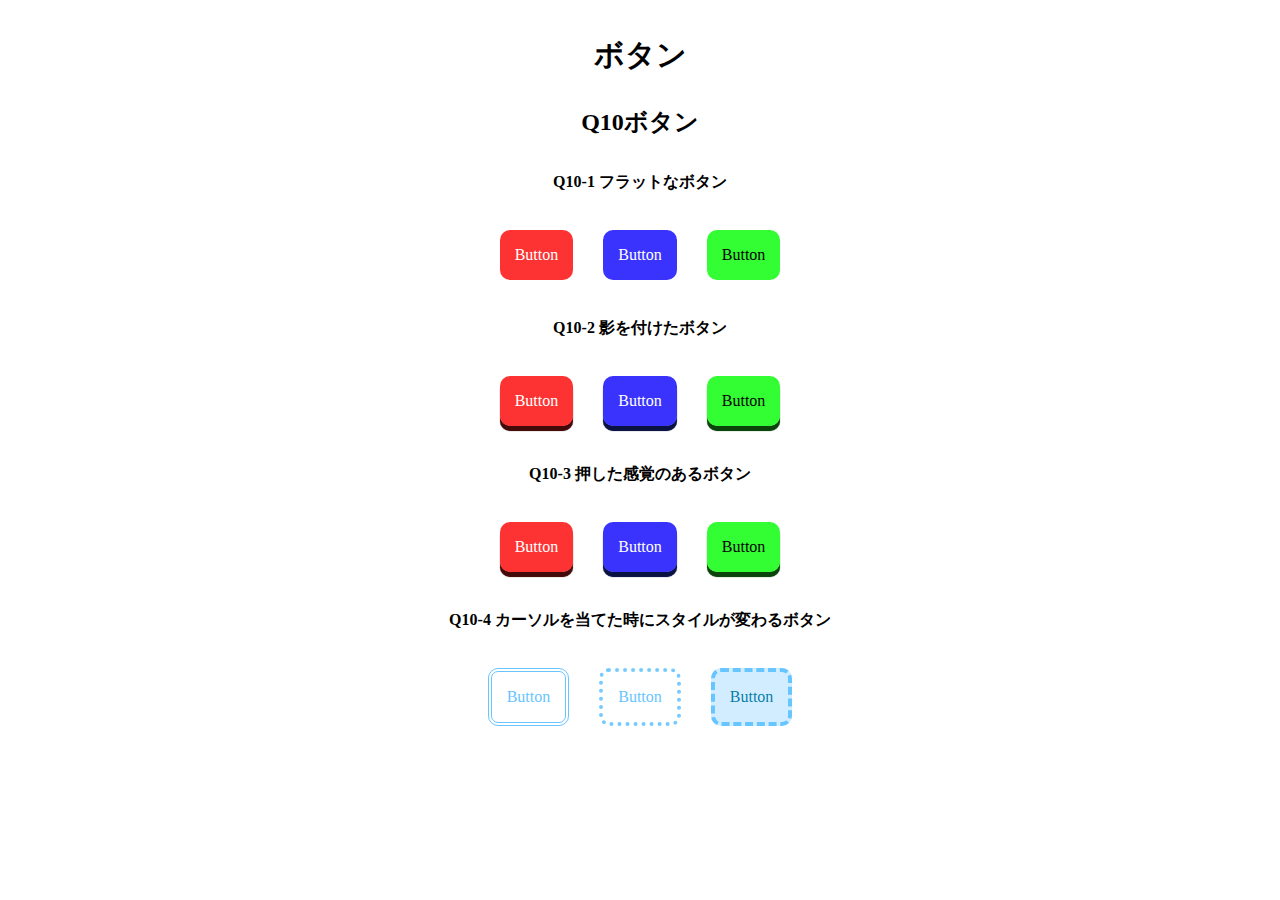
<file: q10/answer/index.html>
<!DOCTYPE html>
<html lang="ja">

<head>
  <meta charset="UTF-8">
  <meta name="viewport" content="width=device-width, initial-scale=1.0">
  <link rel="stylesheet" href="./css/reset.css">
  <link rel="stylesheet" href="./css/base.css">
  <link rel="stylesheet" href="./css/style.css">
  <title>LayoutParts-Q3</title>
</head>

<body>
  <h1 class="title">ボタン</h1>
  <h2 class="sub--title">Q10ボタン</h2>
  <div class="wrapper">
    <h3 class="question--title">Q10-1 フラットなボタン</h3>
    <div class="flex--center">
      <div class="btn btn--red">Button</div>
      <div class="btn btn--blue">Button</div>
      <div class="btn btn--green">Button</div>
    </div>
    <h3 class="question--title">Q10-2 影を付けたボタン</h3>
    <div class="flex--center">
      <div class="btn shadow--red">Button</div>
      <div class="btn shadow--blue">Button</div>
      <div class="btn shadow--green">Button</div>
    </div>
    <h3 class="question--title">Q10-3 押した感覚のあるボタン</h3>
    <div class="flex--center">
      <div class="btn active--red">Button</div>
      <div class="btn active--blue">Button</div>
      <div class="btn active--green">Button</div>
    </div>
    <h3 class="question--title">Q10-4 カーソルを当てた時にスタイルが変わるボタン</h3>
    <div class="flex--center">
      <div class="btn double--btn">Button</div>
      <div class="btn dotted--btn">Button</div>
      <div class="btn back--btn">Button</div>
    </div>
  </div>
</body>

</html>
</file>
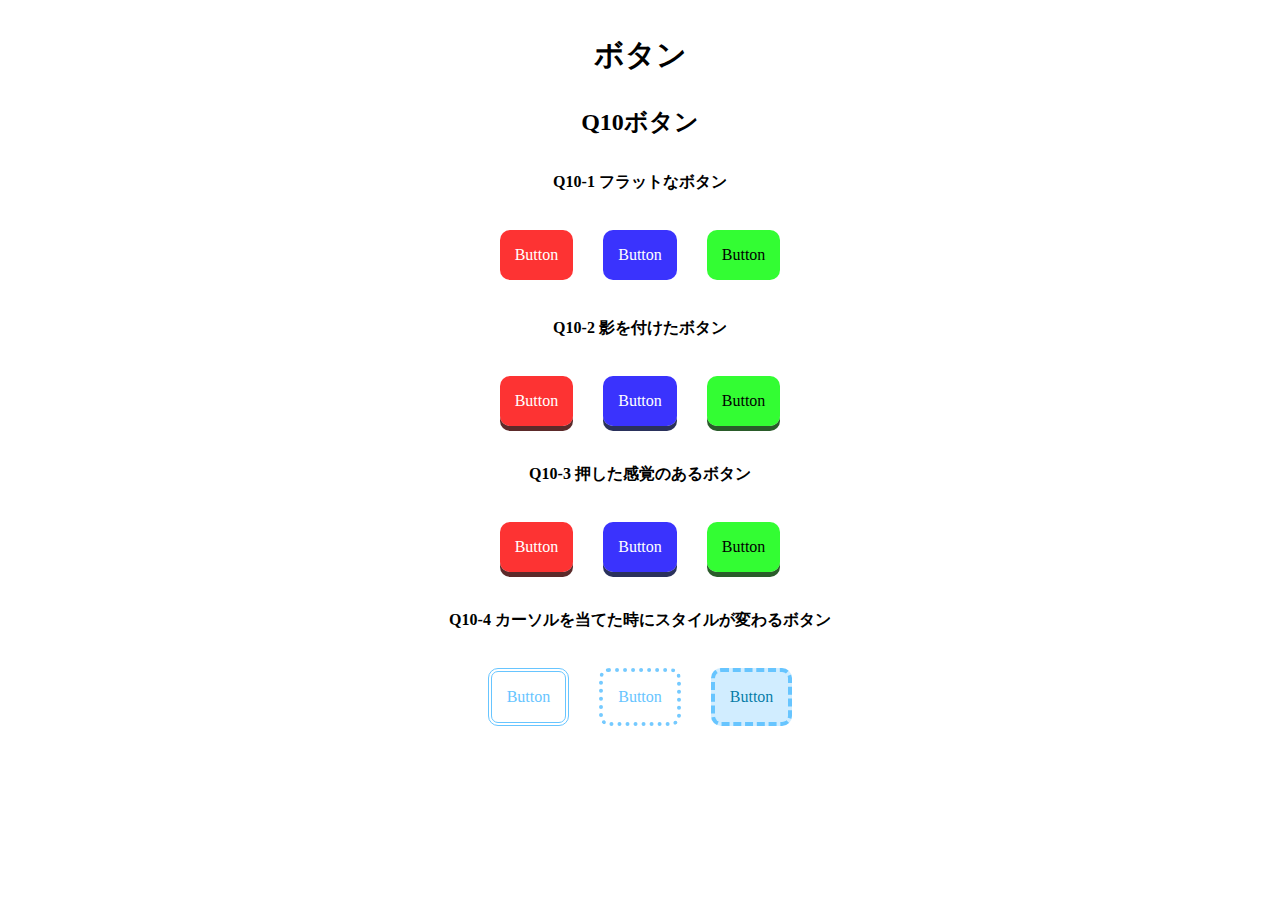
<file: q10/q10/index.html>
<!DOCTYPE html>
<html lang="ja">

<head>
  <meta charset="UTF-8">
  <meta name="viewport" content="width=device-width, initial-scale=1.0">
  <link rel="stylesheet" href="./css/reset.css">
  <link rel="stylesheet" href="./css/base.css">
  <link rel="stylesheet" href="./css/style.css">
  <title>LayoutParts-Q3</title>
</head>

<body>
  <h1 class="title">ボタン</h1>
  <h2 class="sub--title">Q10ボタン</h2>
  <div class="wrapper">
    <h3 class="question--title">Q10-1 フラットなボタン</h3>
    <!-- Q10-1ここから -->
    <div class="flex">
      <div class="button red">Button</div>
      <div class="button blue">Button</div>
      <div class="button green">Button</div>
    </div>
    <!-- Q10-1ここまで -->
    <h3 class="question--title">Q10-2 影を付けたボタン</h3>
    <!-- Q10-2ここから -->
    <div class="flex">
      <div class="button red--shadow">Button</div>
      <div class="button blue--shadow">Button</div>
      <div class="button green--shadow">Button</div>
    </div>
    <!-- Q10-2ここまで -->
    <h3 class="question--title">Q10-3 押した感覚のあるボタン</h3>
    <!-- Q10-3ここから -->
    <div class="flex">
      <div class="button red--shadow click">Button</div>
      <div class="button blue--shadow click">Button</div>
      <div class="button green--shadow click">Button</div>
    </div>
    <!-- Q10-3ここまで -->
    <h3 class="question--title">Q10-4 カーソルを当てた時にスタイルが変わるボタン</h3>
    <!-- Q10-4ここから -->
    <div class="flex">
      <div class="button double">Button</div>
      <div class="button dotted">Button</div>
      <div class="button dashed">Button</div>
    </div>
    <!-- Q10-4ここまで -->
  </div>
</body>

</html>
</file>
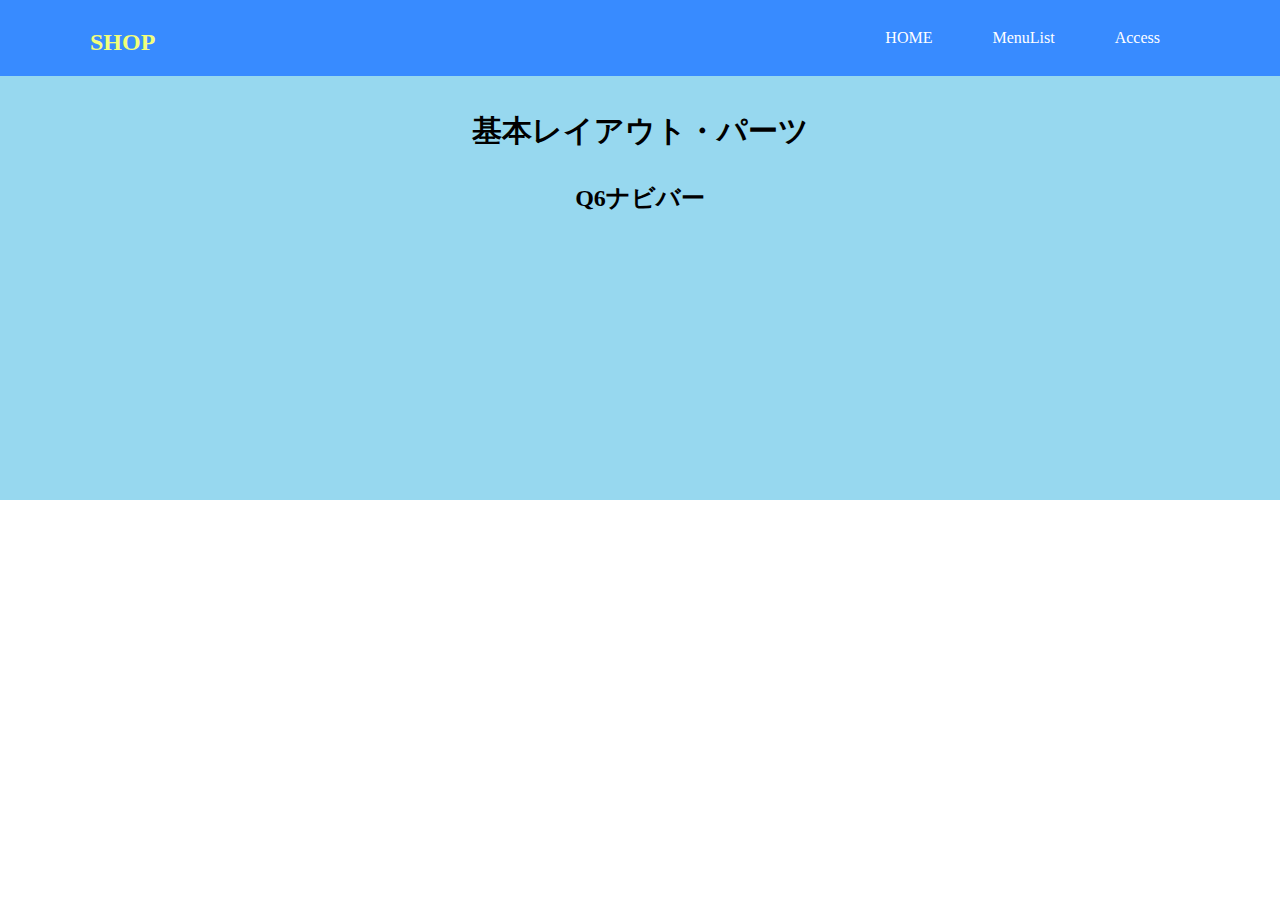
<file: q6/answer/index.html>
<!DOCTYPE html>
<html lang="ja">

<head>
  <meta charset="UTF-8">
  <meta name="viewport" content="width=device-width, initial-scale=1.0">
  <link rel="stylesheet" href="./css/reset.css">
  <link rel="stylesheet" href="./css/base.css">
  <link rel="stylesheet" href="./css/style.css">
  <title>LayoutParts-Q3</title>
</head>

<body>
  <header class="header">
    <div class="inner d--flex">
      <div class="logo">
        <a href="#">SHOP</a>
      </div>
      <div class="menu">
        <nav>
          <ul class="nav d--flex">
            <li>
              <a href="#">HOME</a>
            </li>
            <li>
              <a href="#">MenuList</a>
            </li>
            <li>
              <a href="#">Access</a>
            </li>
          </ul>
        </nav>
      </div>
    </div>
  </header>
  <main>
    <div class="wrapper">
      <h1 class="title">基本レイアウト・パーツ</h1>
      <h2 class="sub--title">Q6ナビバー</h2>
    </div>
  </main>
</body>

</html>
</file>
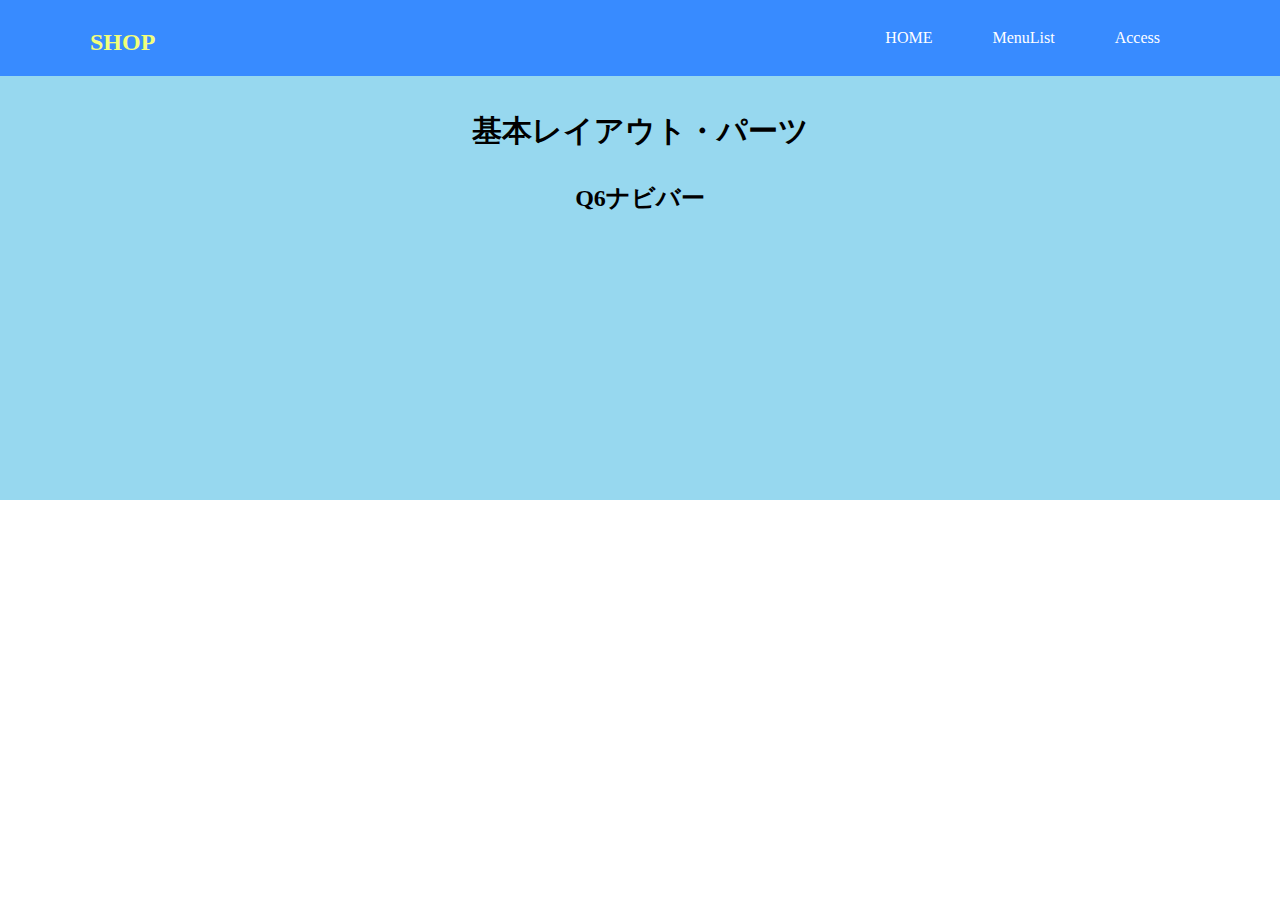
<file: q6/q6/index.html>
<!DOCTYPE html>
<html lang="ja">

<head>
  <meta charset="UTF-8">
  <meta name="viewport" content="width=device-width, initial-scale=1.0">
  <link rel="stylesheet" href="./css/reset.css">
  <link rel="stylesheet" href="./css/base.css">
  <link rel="stylesheet" href="./css/style.css">
  <title>LayoutParts-Q3</title>
</head>

<body>
  <!-- Q6回答はここから -->
  <header class="header">
    <div class="flex">
      <div class="logo">
        <a href="#">SHOP</a>
      </div>
      <nav class="nav">
        <ul class="nav__menu">
          <li class="text"><a href="#">HOME</a></li>
          <li class="text"><a href="#">MenuList</a></li>
          <li class="text"><a href="#">Access</a></li>
        </ul>
      </nav>
    </div>
  </header>
  <!-- Q6回答はここまで -->
  <main>
    <div class="wrapper">
      <h1 class="title">基本レイアウト・パーツ</h1>
      <h2 class="sub--title">Q6ナビバー</h2>
    </div>
  </main>
</body>

</html>
</file>
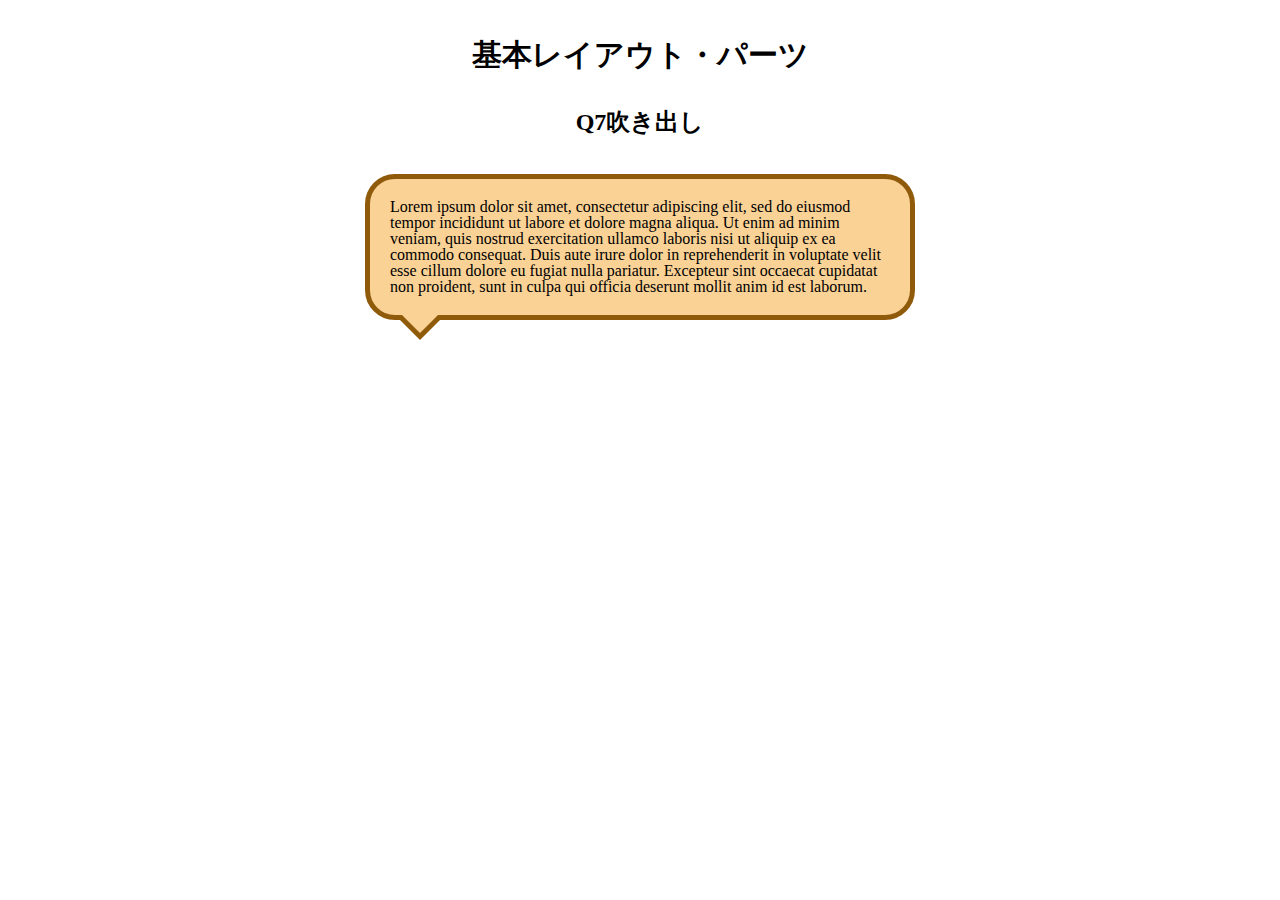
<file: q7/answer/index.html>
<!DOCTYPE html>
<html lang="ja">

<head>
  <meta charset="UTF-8">
  <meta name="viewport" content="width=device-width, initial-scale=1.0">
  <link rel="stylesheet" href="./css/reset.css">
  <link rel="stylesheet" href="./css/base.css">
  <link rel="stylesheet" href="./css/style.css">
  <title>LayoutParts-Q3</title>
</head>

<body>
  <div class="wrapper">
    <h1 class="title">基本レイアウト・パーツ</h1>
    <h2 class="sub--title">Q7吹き出し</h2>
    <div class="blowing--box">
      <p>Lorem ipsum dolor sit amet, consectetur adipiscing elit, sed do eiusmod tempor incididunt
        ut labore et dolore magna
        aliqua. Ut enim ad minim veniam, quis nostrud exercitation ullamco laboris nisi ut aliquip ex ea commodo
        consequat. Duis
        aute irure dolor in reprehenderit in voluptate velit esse cillum dolore eu fugiat nulla pariatur. Excepteur sint
        occaecat cupidatat non proident, sunt in culpa qui officia deserunt mollit anim id est laborum.</p>
    </div>
  </div>
</body>

</html>
</file>
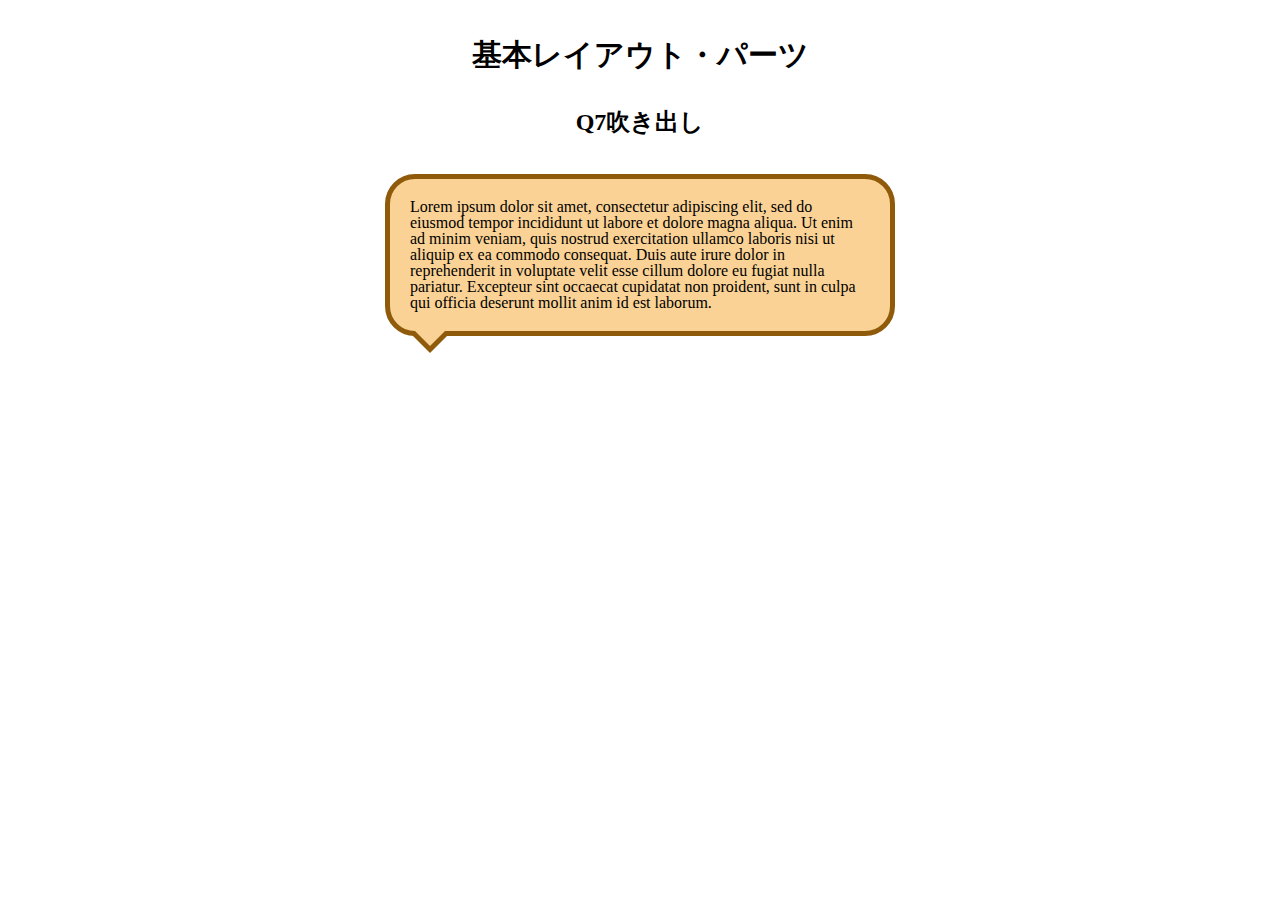
<file: q7/q7/index.html>
<!DOCTYPE html>
<html lang="ja">

<head>
  <meta charset="UTF-8">
  <meta name="viewport" content="width=device-width, initial-scale=1.0">
  <link rel="stylesheet" href="./css/reset.css">
  <link rel="stylesheet" href="./css/base.css">
  <link rel="stylesheet" href="./css/style.css">
  <title>LayoutParts-Q3</title>
</head>

<body>
  <div class="wrapper">
    <h1 class="title">基本レイアウト・パーツ</h1>
    <h2 class="sub--title">Q7吹き出し</h2>
    <!-- 吹き出しの中のテキストはこちらを使ってください -->
    <!-- Lorem ipsum dolor sit amet, consectetur adipiscing elit, sed do eiusmod tempor incididunt
    ut labore et dolore magna
    aliqua. Ut enim ad minim veniam, quis nostrud exercitation ullamco laboris nisi ut aliquip ex ea commodo
    consequat. Duis
    aute irure dolor in reprehenderit in voluptate velit esse cillum dolore eu fugiat nulla pariatur. Excepteur sint
    occaecat cupidatat non proident, sunt in culpa qui officia deserunt mollit anim id est laborum. -->
    <!-- Q7回答はここから -->
      <div class="content">
        <p>Lorem ipsum dolor sit amet, consectetur adipiscing elit, sed do eiusmod tempor incididunt
          ut labore et dolore magna
          aliqua. Ut enim ad minim veniam, quis nostrud exercitation ullamco laboris nisi ut aliquip ex ea commodo
          consequat. Duis
          aute irure dolor in reprehenderit in voluptate velit esse cillum dolore eu fugiat nulla pariatur. Excepteur
          sint
          occaecat cupidatat non proident, sunt in culpa qui officia deserunt mollit anim id est laborum.
        </p>
      </div>
    <!-- Q7回答はここまで -->
  </div>
</body>

</html>
</file>
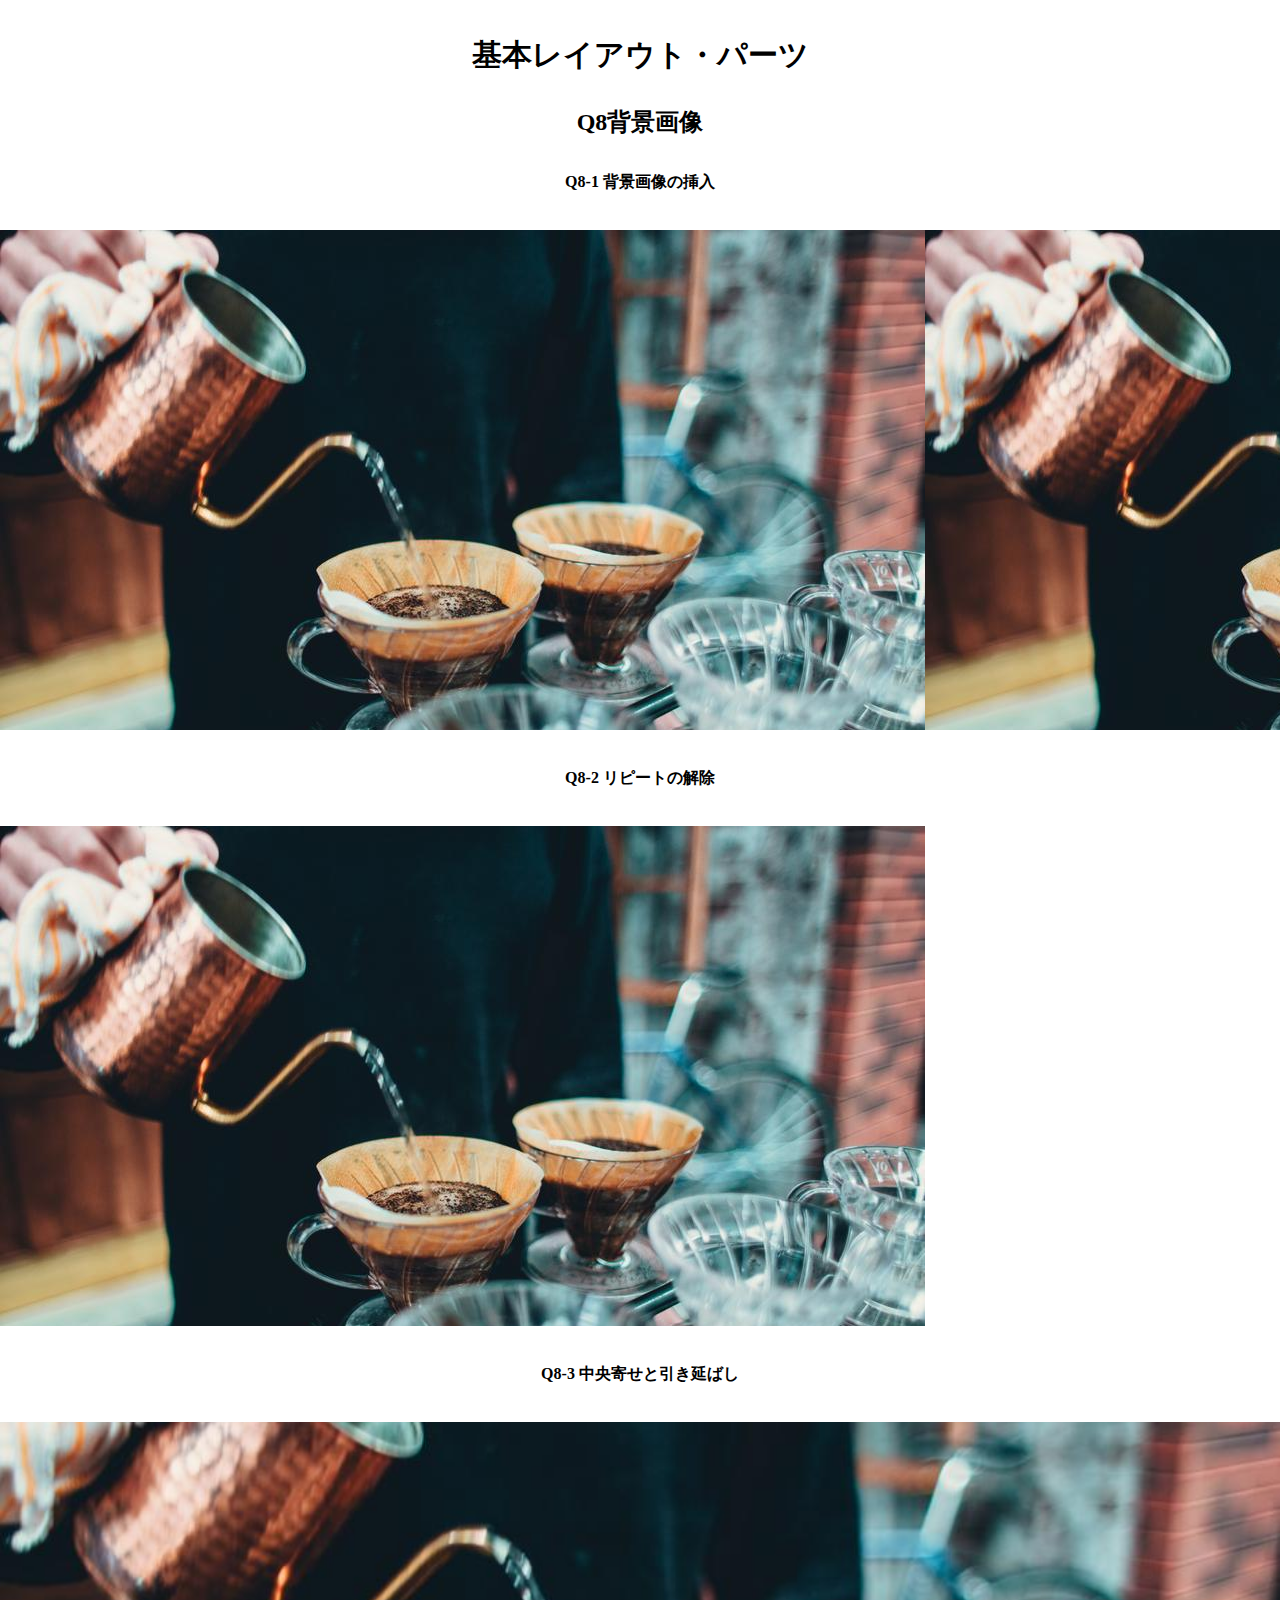
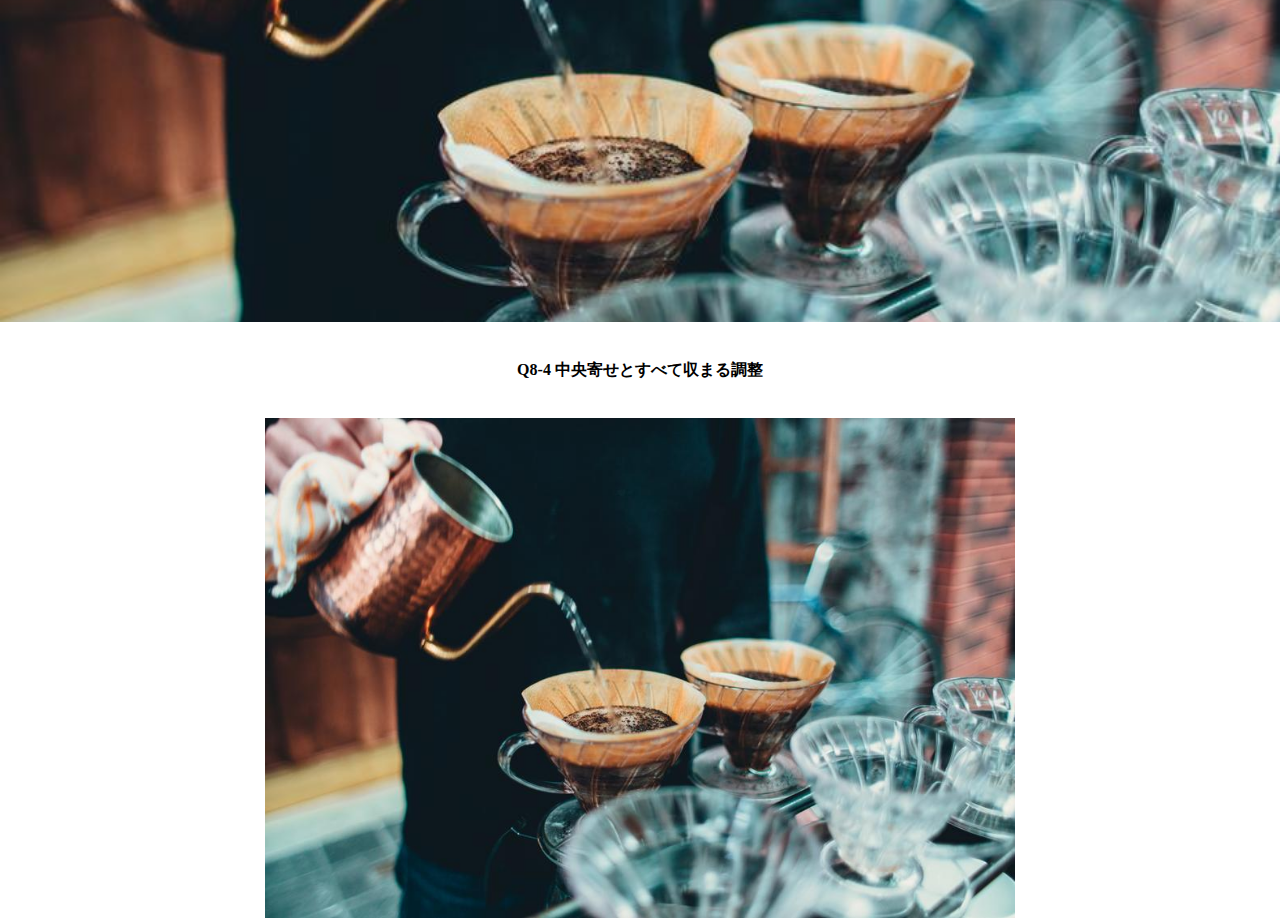
<file: q8/answer/index.html>
<!DOCTYPE html>
<html lang="ja">

<head>
  <meta charset="UTF-8">
  <meta name="viewport" content="width=device-width, initial-scale=1.0">
  <link rel="stylesheet" href="./css/reset.css">
  <link rel="stylesheet" href="./css/base.css">
  <link rel="stylesheet" href="./css/style.css">
  <title>LayoutParts-Q3</title>
</head>

<body>
  <h1 class="title">基本レイアウト・パーツ</h1>
  <h2 class="sub--title">Q8背景画像</h2>
  <h3 class="question--title">Q8-1 背景画像の挿入</h3>
  <div class="back--img">
    <div class="content">
    </div>
  </div>
  <h3 class="question--title">Q8-2 リピートの解除</h3>
  <div class="back--img--repeat">
    <div class="content">
    </div>
  </div>
  <h3 class="question--title">Q8-3 中央寄せと引き延ばし</h3>
  <div class="back--img--cover">
    <div class="content">
    </div>
  </div>
  <h3 class="question--title">Q8-4 中央寄せとすべて収まる調整</h3>
  <div class="back--img--contain">
    <div class="content"></div>
  </div>
</body>

</html>
</file>
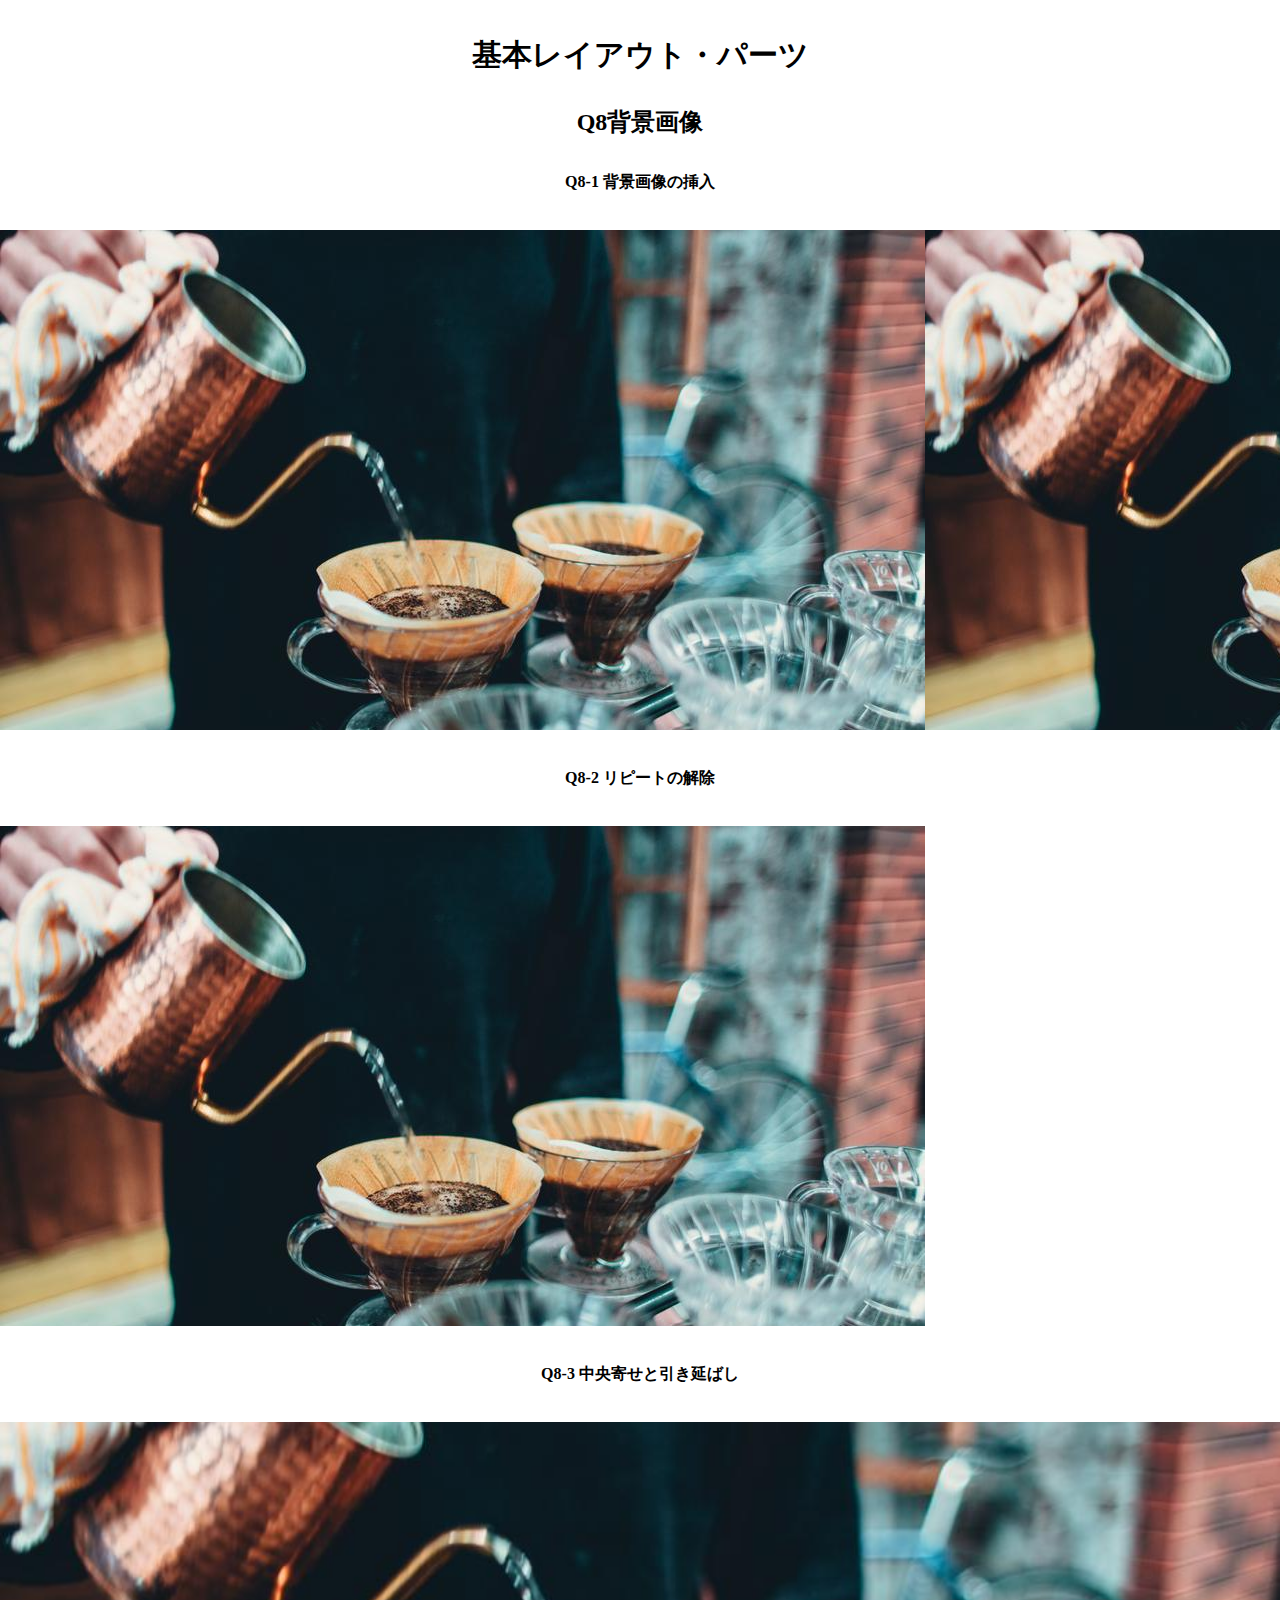
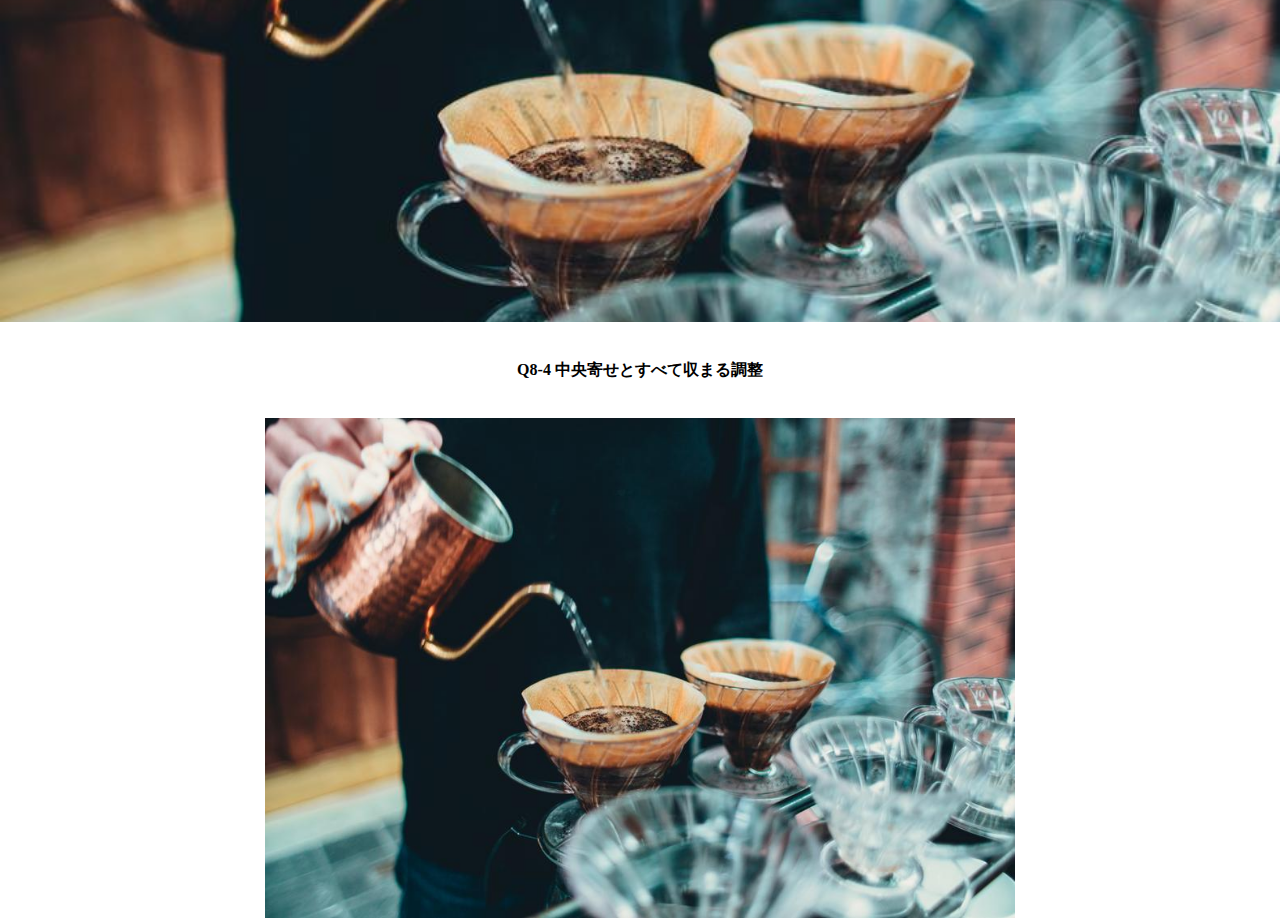
<file: q8/q8/index.html>
<!DOCTYPE html>
<html lang="ja">

<head>
  <meta charset="UTF-8">
  <meta name="viewport" content="width=device-width, initial-scale=1.0">
  <link rel="stylesheet" href="./css/reset.css">
  <link rel="stylesheet" href="./css/base.css">
  <link rel="stylesheet" href="./css/style.css">
  <title>LayoutParts-Q3</title>
</head>

<body>
  <h1 class="title">基本レイアウト・パーツ</h1>
  <h2 class="sub--title">Q8背景画像</h2>
  <h3 class="question--title">Q8-1 背景画像の挿入</h3>
  <!-- Q8-1 背景画像の挿入 ここから -->
  <div class="back--normal"></div>
  <!-- Q8-1 背景画像の挿入 ここまで -->
  <h3 class="question--title">Q8-2 リピートの解除</h3>
  <!-- Q8-2 リピートの解除 ここから -->
  <div class="back--repeat"></div>
  <!-- Q8-2 リピートの解除 ここまで -->
  <h3 class="question--title">Q8-3 中央寄せと引き延ばし</h3>
  <!-- Q8-3 中央寄せと引き延ばし ここから-->
  <div class="back--center"></div>
  <!-- Q8-3 中央寄せと引き延ばし ここまで-->
  <h3 class="question--title">Q8-4 中央寄せとすべて収まる調整</h3>
  <!-- Q8-4 中央寄せとすべて収まる調整 ここから-->
  <div class="back--space"></div>
  <!-- Q8-4 中央寄せとすべて収まる調整 ここまで-->
</body>

</html>
</file>
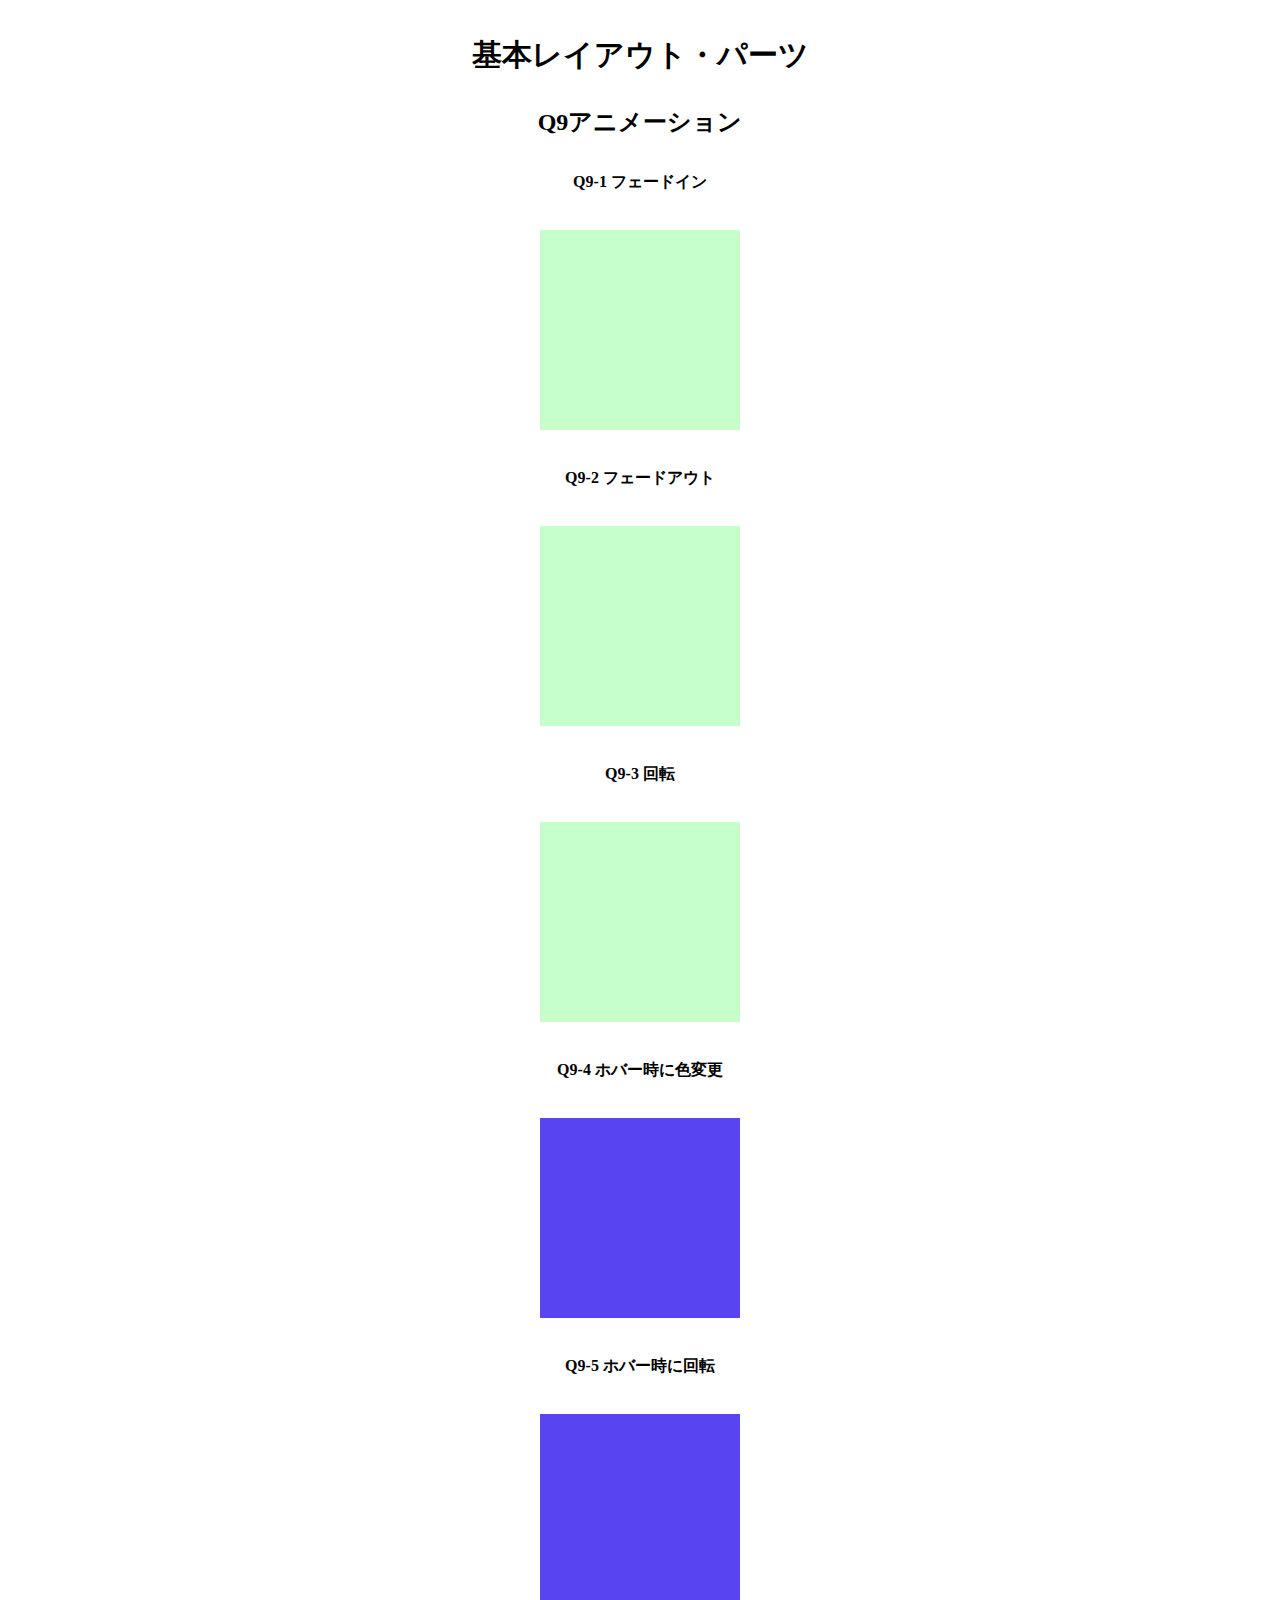
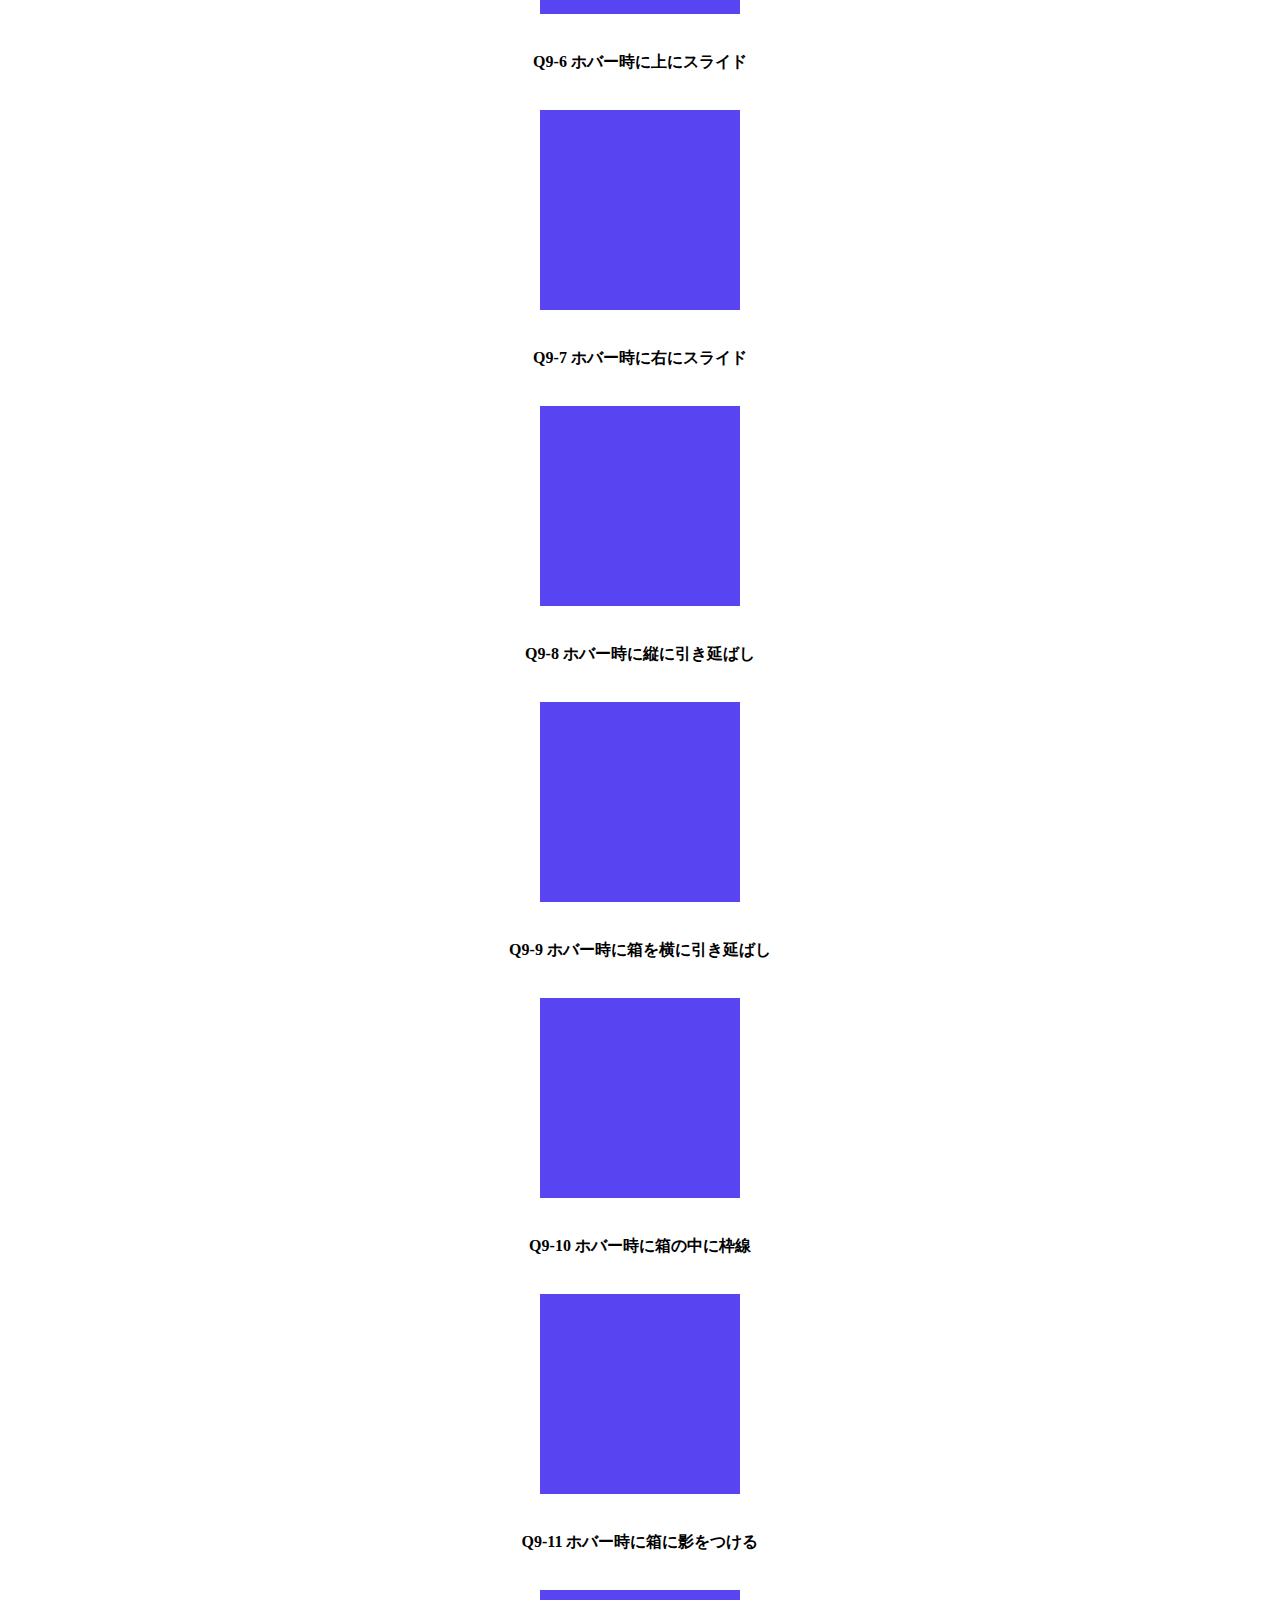
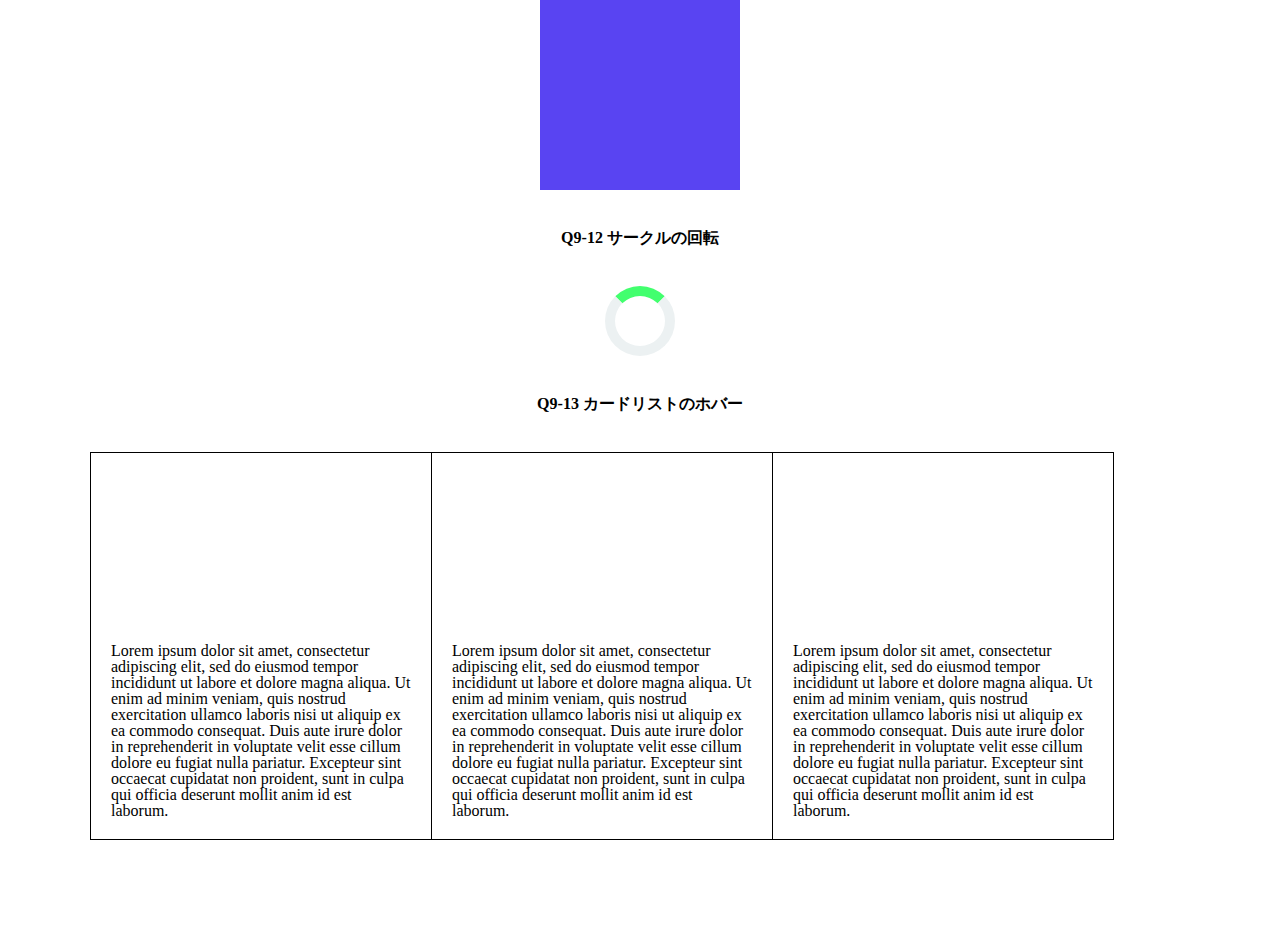
<file: q9/answer/index.html>
<!DOCTYPE html>
<html lang="ja">

<head>
  <meta charset="UTF-8">
  <meta name="viewport" content="width=device-width, initial-scale=1.0">
  <link rel="stylesheet" href="./css/reset.css">
  <link rel="stylesheet" href="./css/base.css">
  <link rel="stylesheet" href="./css/style.css">
  <title>LayoutParts-Q3</title>
</head>

<body>
  <h1 class="title">基本レイアウト・パーツ</h1>
  <h2 class="sub--title">Q9アニメーション</h2>
  <div class="wrapper">
    <section>
      <h3 class="question--title">Q9-1 フェードイン</h3>
      <div class="green--box fade--in"></div>
      <h3 class="question--title">Q9-2 フェードアウト</h3>
      <div class="green--box fade--out"></div>
      <h3 class="question--title">Q9-3 回転</h3>
      <div class="green--box spin"></div>
    </section>
    <section>
      <h3 class="question--title">Q9-4 ホバー時に色変更</h3>
      <div class="blue--box hover--color"></div>
      <h3 class="question--title">Q9-5 ホバー時に回転</h3>
      <div class="blue--box spin--box"></div>
      <h3 class="question--title">Q9-6 ホバー時に上にスライド</h3>
      <div class="blue--box up--slide"></div>
      <h3 class="question--title">Q9-7 ホバー時に右にスライド</h3>
      <div class="blue--box right--slide"></div>
      <h3 class="question--title">Q9-8 ホバー時に縦に引き延ばし</h3>
      <div class="blue--box height--prolongation"></div>
      <h3 class="question--title">Q9-9 ホバー時に箱を横に引き延ばし</h3>
      <div class="blue--box width--prolongation"></div>
      <h3 class="question--title">Q9-10 ホバー時に箱の中に枠線</h3>
      <div class="blue--box hover--border"></div>
      <h3 class="question--title">Q9-11 ホバー時に箱に影をつける</h3>
      <div class="blue--box hover--shadow"></div>
    </section>
    <section>
      <h3 class="question--title">Q9-12 サークルの回転</h3>
      <div class="circle--spin"></div>
      <h3 class="question--title">Q9-13 カードリストのホバー</h3>
      <div class="check--sample">
        <ul class="card--list">
          <li class="card--item">
            <div class="icon"></div>
            <p>Lorem ipsum dolor sit amet, consectetur adipiscing elit, sed do eiusmod tempor incididunt
              ut labore et dolore magna
              aliqua. Ut enim ad minim veniam, quis nostrud exercitation ullamco laboris nisi ut aliquip ex ea commodo
              consequat. Duis
              aute irure dolor in reprehenderit in voluptate velit esse cillum dolore eu fugiat nulla pariatur.
              Excepteur
              sint
              occaecat cupidatat non proident, sunt in culpa qui officia deserunt mollit anim id est laborum.</p>
          </li>
          <li class="card--item">
            <div class="icon"></div>
            <p>Lorem ipsum dolor sit amet, consectetur adipiscing elit, sed do eiusmod tempor incididunt
              ut labore et dolore magna
              aliqua. Ut enim ad minim veniam, quis nostrud exercitation ullamco laboris nisi ut aliquip ex ea commodo
              consequat. Duis
              aute irure dolor in reprehenderit in voluptate velit esse cillum dolore eu fugiat nulla pariatur.
              Excepteur
              sint
              occaecat cupidatat non proident, sunt in culpa qui officia deserunt mollit anim id est laborum.</p>
          </li>
          <li class="card--item">
            <div class="icon"></div>
            <p>Lorem ipsum dolor sit amet, consectetur adipiscing elit, sed do eiusmod tempor incididunt
              ut labore et dolore magna
              aliqua. Ut enim ad minim veniam, quis nostrud exercitation ullamco laboris nisi ut aliquip ex ea commodo
              consequat. Duis
              aute irure dolor in reprehenderit in voluptate velit esse cillum dolore eu fugiat nulla pariatur.
              Excepteur
              sint
              occaecat cupidatat non proident, sunt in culpa qui officia deserunt mollit anim id est laborum.</p>
          </li>
        </ul>
      </div>
    </section>
  </div>
</body>

</html>
</file>
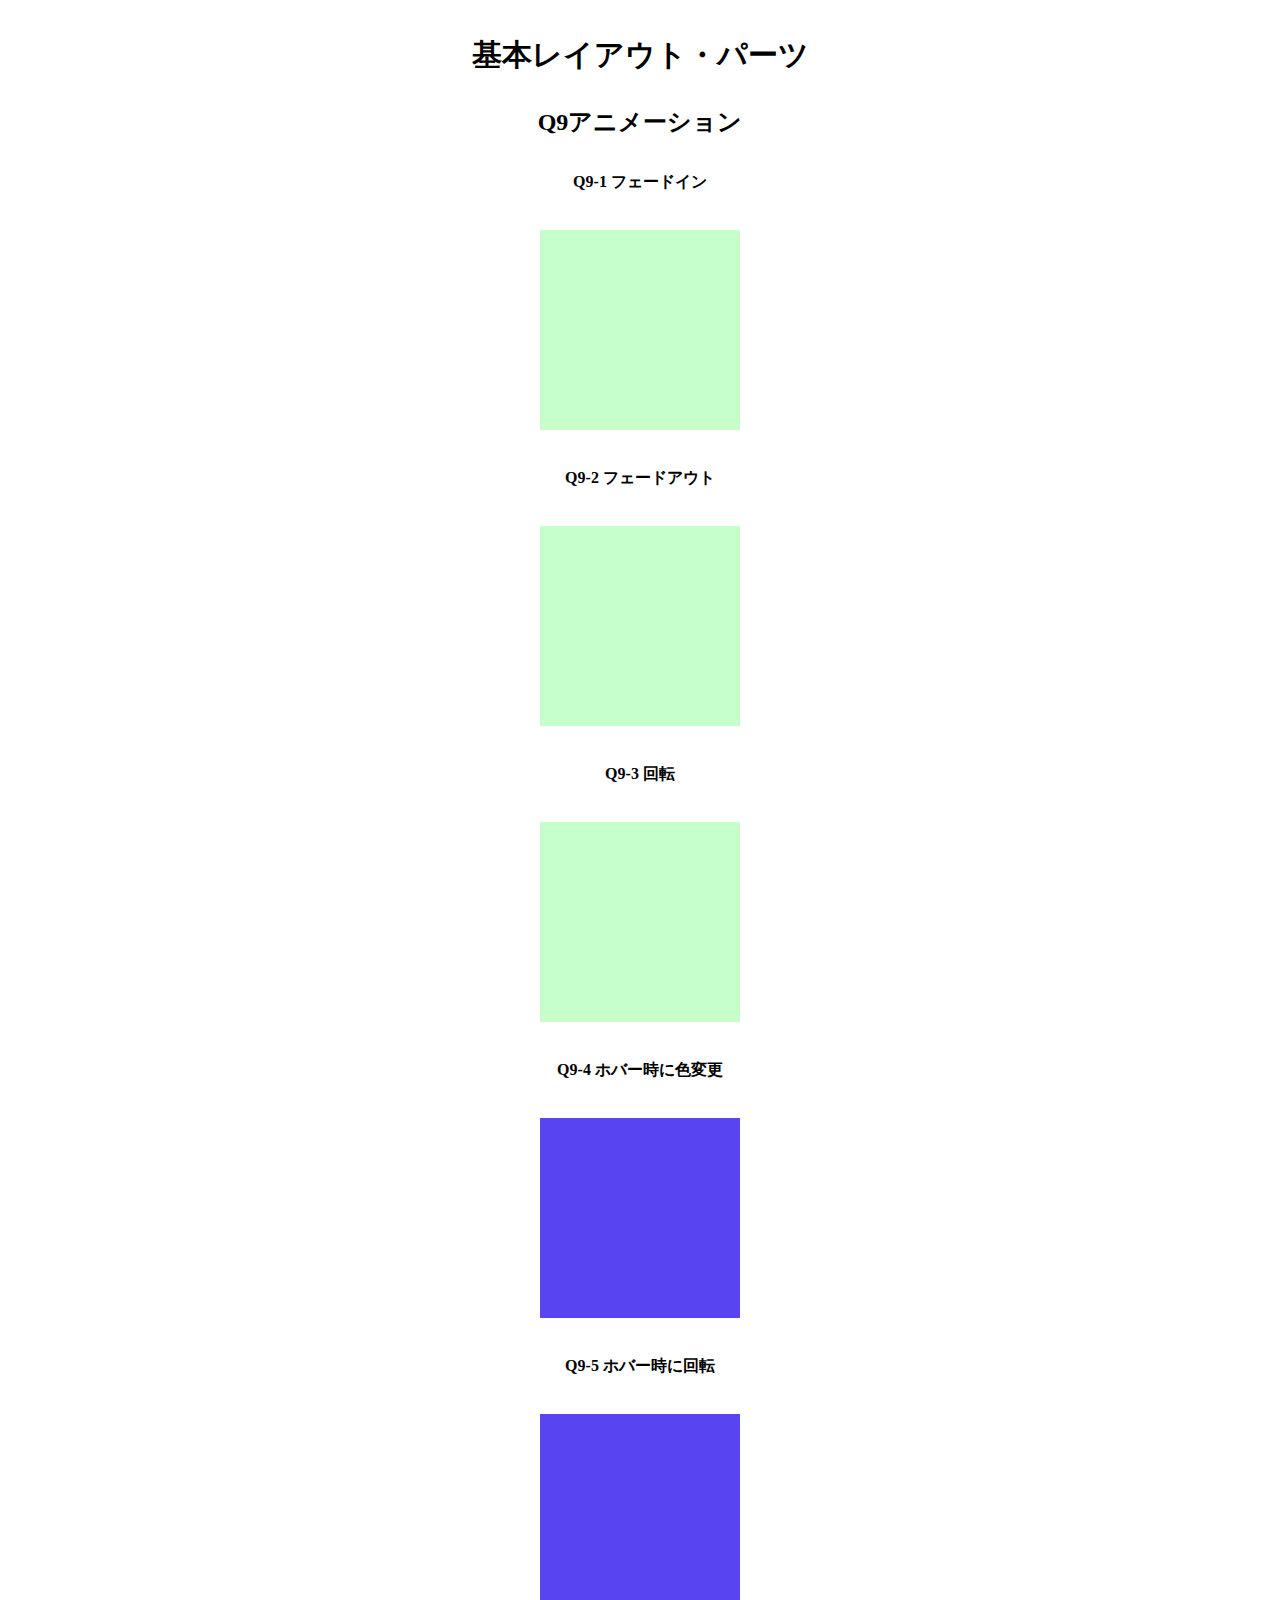
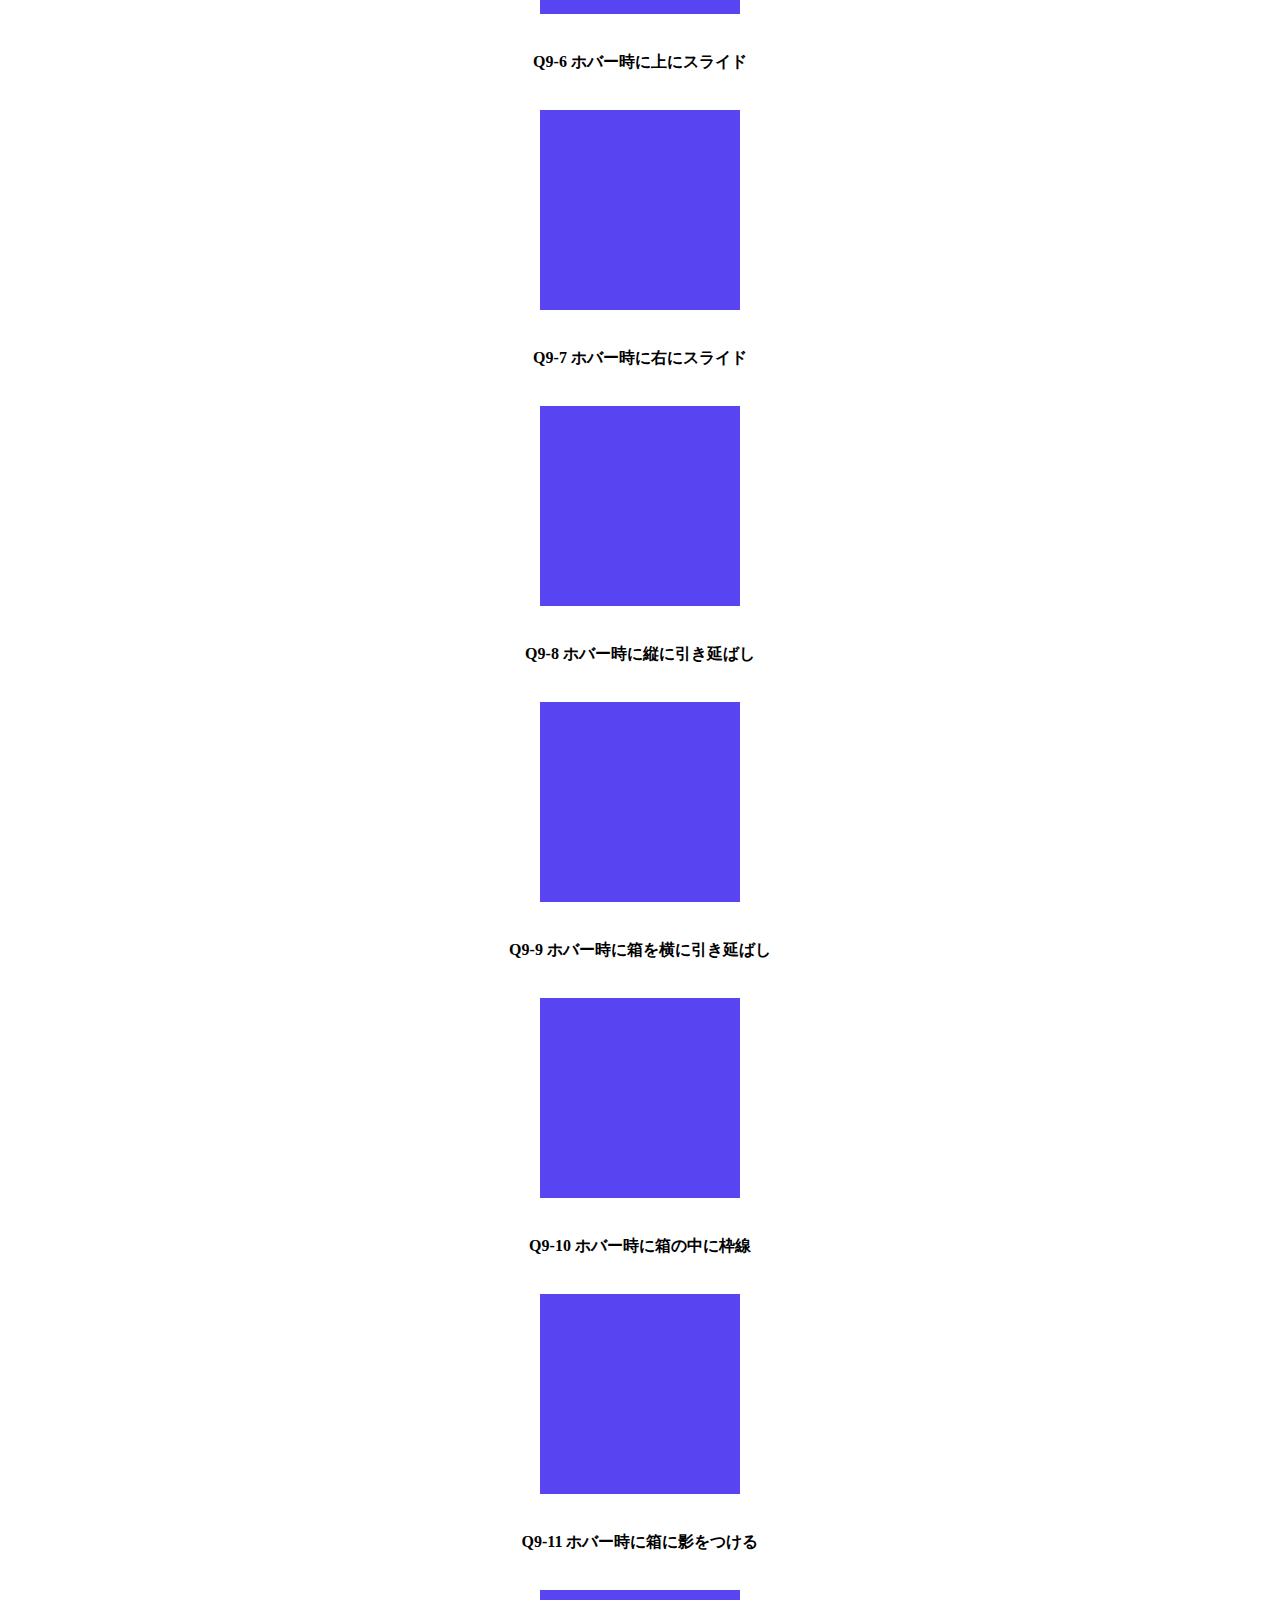
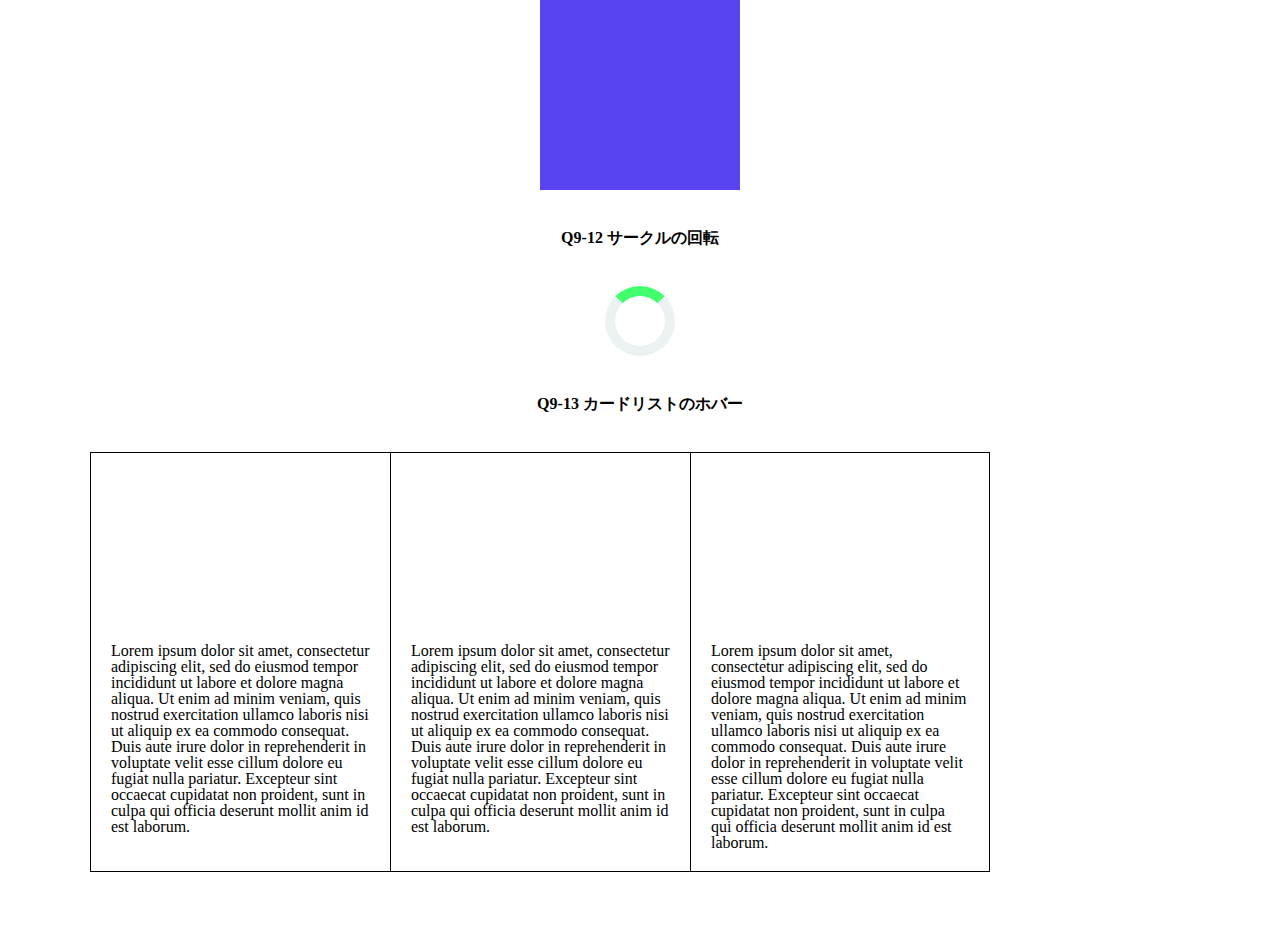
<file: q9/q9/index.html>
<!DOCTYPE html>
<html lang="ja">

<head>
  <meta charset="UTF-8">
  <meta name="viewport" content="width=device-width, initial-scale=1.0">
  <link rel="stylesheet" href="./css/reset.css">
  <link rel="stylesheet" href="./css/base.css">
  <link rel="stylesheet" href="./css/style.css">
  <title>LayoutParts-Q3</title>
</head>

<body>
  <h1 class="title">基本レイアウト・パーツ</h1>
  <h2 class="sub--title">Q9アニメーション</h2>
  <div class="wrapper">
    <section>
      <h3 class="question--title">Q9-1 フェードイン</h3>
      <!-- Q9-1ここから -->
      <div class="green fadein"></div>
      <!-- Q9-1ここまで -->
      <h3 class="question--title">Q9-2 フェードアウト</h3>
      <!-- Q9-2ここから -->
      <div class="green fadeout"></div>
      <!-- Q9-2ここから -->
      <!-- Q9-2ここまで -->
      <!-- Q9-2ここまで -->
      <h3 class="question--title">Q9-3 回転</h3>
      <!-- Q9-3ここまで -->
      <div class="green rotation"></div>
      <!-- Q9-3ここまで -->
    </section>
    <section>
      <h3 class="question--title">Q9-4 ホバー時に色変更</h3>
      <!-- Q9-4ここまで -->
      <div class="purple hover"></div>
      <!-- Q9-4ここまで -->
      <h3 class="question--title">Q9-5 ホバー時に回転</h3>
      <!-- Q9-5ここまで -->
      <div class="purple hover--rotation"></div>
      <!-- Q9-5ここまで -->
      <h3 class="question--title">Q9-6 ホバー時に上にスライド</h3>
      <!-- Q9-6ここまで -->
      <div class="purple hover--up"></div>
      <!-- Q9-6ここまで -->
      <h3 class="question--title">Q9-7 ホバー時に右にスライド</h3>
      <!-- Q9-7ここまで -->
      <div class="purple hover--right"></div>
      <!-- Q9-7ここまで -->
      <h3 class="question--title">Q9-8 ホバー時に縦に引き延ばし</h3>
      <!-- Q9-8ここまで -->
      <div class="purple hover--height"></div>
      <!-- Q9-8ここまで -->
      <h3 class="question--title">Q9-9 ホバー時に箱を横に引き延ばし</h3>
      <!-- Q9-9ここまで -->
      <div class="purple hover--width"></div>
      <!-- Q9-9ここまで -->
      <h3 class="question--title">Q9-10 ホバー時に箱の中に枠線</h3>
      <!-- Q9-10ここまで -->
      <div class="purple hover--solid"></div>
      <!-- Q9-10ここまで -->
      <h3 class="question--title">Q9-11 ホバー時に箱に影をつける</h3>
      <!-- Q9-11ここまで -->
      <div class="purple hover--shadow"></div>
      <!-- Q9-11ここまで -->
    </section>
    <section>
      <h3 class="question--title">Q9-12 サークルの回転</h3>
      <!-- Q9-13ここまで -->
      <div class="load"></div>
      <!-- Q9-13ここまで -->
      <h3 class="question--title">Q9-13 カードリストのホバー</h3>
      <div class="check--sample">
        <!-- カード内のテキストはこちらを使ってください -->
        <!-- Lorem ipsum dolor sit amet, consectetur adipiscing elit, sed do eiusmod tempor incididunt
        ut labore et dolore magna
        aliqua. Ut enim ad minim veniam, quis nostrud exercitation ullamco laboris nisi ut aliquip ex ea commodo
        consequat. Duis
        aute irure dolor in reprehenderit in voluptate velit esse cillum dolore eu fugiat nulla pariatur.
        Excepteur
        sint
        occaecat cupidatat non proident, sunt in culpa qui officia deserunt mollit anim id est laborum. -->
        <!-- Q9-14ここまで -->
        <div class="outline">
          <ul class="box">
            <li class="contents">
              <div class="radius"></div>
              <p class="text">Lorem ipsum dolor sit amet, consectetur adipiscing elit, sed do eiusmod tempor incididunt
                ut labore et dolore magna
                aliqua. Ut enim ad minim veniam, quis nostrud exercitation ullamco laboris nisi ut aliquip ex ea commodo
                consequat. Duis
                aute irure dolor in reprehenderit in voluptate velit esse cillum dolore eu fugiat nulla pariatur.
                Excepteur
                sint
                occaecat cupidatat non proident, sunt in culpa qui officia deserunt mollit anim id est laborum.</p>
            </li>

            <li class="contents">
              <div class="radius"></div>
              <p class="text">Lorem ipsum dolor sit amet, consectetur adipiscing elit, sed do eiusmod tempor incididunt
                ut labore et dolore magna
                aliqua. Ut enim ad minim veniam, quis nostrud exercitation ullamco laboris nisi ut aliquip ex ea commodo
                consequat. Duis
                aute irure dolor in reprehenderit in voluptate velit esse cillum dolore eu fugiat nulla pariatur.
                Excepteur
                sint
                occaecat cupidatat non proident, sunt in culpa qui officia deserunt mollit anim id est laborum.</p>
            </li>

            <li class="contents">
              <div class="radius"></div>
              <p class="text">Lorem ipsum dolor sit amet, consectetur adipiscing elit, sed do eiusmod tempor incididunt
                ut labore et dolore magna
                aliqua. Ut enim ad minim veniam, quis nostrud exercitation ullamco laboris nisi ut aliquip ex ea commodo
                consequat. Duis
                aute irure dolor in reprehenderit in voluptate velit esse cillum dolore eu fugiat nulla pariatur.
                Excepteur
                sint
                occaecat cupidatat non proident, sunt in culpa qui officia deserunt mollit anim id est laborum.</p>
            </li>
          </ul>
        </div>
        <!-- Q9-14ここまで -->
      </div>
    </section>
  </div>
</body>

</html>
</file>
<file: q10/answer/css/base.css>
@charset "UTF-8";

h1, h2, h3 {
  text-align: center;
  margin: 40px 0;
  font-weight: bold;
}

.title {
  font-size: 30px;
}

.sub--title {
  font-size: 24px;
}

.table--area {
  margin-top: 30px;
}

.wrapper {
  width: 1100px;
  margin: 0 auto;
}

.check--sample {
  height: 500px;
}
</file>
<file: q10/answer/css/style.css>
@charset "UTF-8";

.flex--center {
  display: flex;
  justify-content: center;
}

.btn {
  padding: 0 15px;
  line-height: 50px;
  display: inline-block;
  text-align: center;
  cursor: pointer;
  margin-left: 30px;
  border-radius: 10px;
}

.btn:first-child {
  margin-left: 0;
}

.btn--red {
  color: #fff;
  background: #fd0f0fd9;
}

.btn--blue {
  color: #fff;
  background: #170ffdd9;
}

.btn--green {
  color: #000;
  background: #0ffd0fd9;
}

.shadow--red {
  color: #fff;
  background: #fd0f0fd9;
  box-shadow: 0 5px 0 rgba(63, 5, 5, 0.851),0 5px 1px rgba(63, 5, 5, 0.851);
}

.shadow--blue {
  color: #fff;
  background: #170ffdd9;
  box-shadow: 0 5px 0 rgba(5, 13, 63, 0.851),0 5px 1px rgba(5, 13, 63, 0.851);
}

.shadow--green {
  color: #000;
  background: #0ffd0fd9;
  box-shadow: 0 5px 0 rgba(5, 63, 5, 0.851),0 5px 1px rgba(5, 63, 5, 0.851);
}

.active--red {
  color: #fff;
  background: #fd0f0fd9;
  box-shadow: 0 5px 0 rgba(63, 5, 5, 0.851),0 5px 1px rgba(63, 5, 5, 0.851);
}

.active--blue {
  color: #fff;
  background: #170ffdd9;
  box-shadow: 0 5px 0 rgba(5, 13, 63, 0.851),0 5px 1px rgba(5, 13, 63, 0.851);
}

.active--green {
  color: #000;
  background: #0ffd0fd9;
  box-shadow: 0 5px 0 rgba(5, 63, 5, 0.851),0 5px 1px rgba(5, 63, 5, 0.851);
}

.active--red:active,.active--blue:active,.active--green:active {
  transform: translateY(4px);
  box-shadow: 0px 0px 1px rgba(0, 0, 0, 0.2);
  border-bottom: none;
}

.double--btn {
  color: #67c5ff;
  border: 4px double #67c5ff;
  transition: .5s;
}

.double--btn:hover {
  background: #fffbef;
}

.dotted--btn {
  color: #67c5ff;
  border: 4px dotted #75caff;
  transition: .5s;
}

.dotted--btn:hover {
  border-style: dashed;
}

.back--btn {
  color: #0079a5f8;
  background: #d0edfff8;
  border: 4px dashed #67c5ff;
  transition: .5s;
}

.back--btn:hover {
  color: #67c5ff;
  background: #ffffff;
}
</file>
<file: q10/q10/css/base.css>
@charset "UTF-8";

h1, h2, h3 {
  text-align: center;
  margin: 40px 0;
  font-weight: bold;
}

.title {
  font-size: 30px;
}

.sub--title {
  font-size: 24px;
}

.table--area {
  margin-top: 30px;
}

.wrapper {
  width: 1100px;
  margin: 0 auto;
}

.check--sample {
  height: 500px;
}
</file>
<file: q10/q10/css/style.css>
@charset "UTF-8";
.flex {
  display: flex;
  justify-content: center;
  gap: 30px;
}

.button {
  border-radius: 10px;
  line-height: 50px;
  padding: 0 15px;
  cursor: pointer;
}

.flex:not(:last-child) .button:not(:last-child) {
  color: #fff;
}

.red {
  background: #fd0f0fd9;
}

.blue {
  background: #170ffdd9;
}

.green {
  background: #0ffd0fd9;
  color: #000;
}

.red--shadow {
  box-shadow: 0px 5px 0px rgba(63, 5, 5, 0.851);
  background: #fd0f0fd9;
}

.blue--shadow {
  box-shadow: 0px 5px 0px rgba(5, 13, 63, 0.851);
  background: #170ffdd9;
}
.green--shadow {
  box-shadow: 0px 5px 0px rgba(5, 63, 5, 0.851);
  background: #0ffd0fd9;
  color: #000;
}

.click:active {
  box-shadow: none;
  transform: translateY(5px)
}

.double {
  color: #67c5ff;
  border: 4px double #67c5ff;
}

.dotted {
  color: #67c5ff;
  border: 4px dotted #75caff;
}

.dashed {
  color: #0079a5f8;
  border: 4px dashed #67c5ff;
  background: #d0edfff8;
}

.double:hover {
  background: #fffbef;
  transition: 0.5s;
}

.dotted:hover {
  border: 4px dashed #75caff;;
}

.dashed:hover {
  color: #67c5ff;
  background: #ffffff;
  transition: 0.5s;
}
</file>
<file: q6/answer/css/base.css>
@charset "UTF-8";

h1, h2, h3 {
  text-align: center;
  font-weight: bold;
}

main {
  height: 500px;
  background: #97d8ef;
}

.title {
  font-size: 30px;
  margin-top: 40px;
}

.sub--title {
  font-size: 24px;
  margin-top: 40px;
}

.wrapper {
  width: 1100px;
  margin: 0 auto;
  padding-top: 76px;
}
</file>
<file: q6/answer/css/style.css>
@charset "UTF-8";

a {
  text-decoration:none;
}

.header {
  width: 100%;
  background: #388bff;
  position: fixed;
}

.inner {
  width: 1100px;
  margin: 0 auto;
}

.logo {
  margin-top: 30px;
  font-size: 24px;
  font-weight: bold;
}

.logo a {
  color: #f2ff7b;
}

.d--flex {
  display: flex;
  justify-content: space-between;
}

.nav li {
  list-style: none;
  padding: 30px;
}

li a {
  color: #ffffff;
}
</file>
<file: q6/q6/css/base.css>
@charset "UTF-8";

h1, h2, h3 {
  text-align: center;
  font-weight: bold;
}

main {
  height: 500px;
  background: #97d8ef;
}

.title {
  font-size: 30px;
  margin-top: 40px;
}

.sub--title {
  font-size: 24px;
  margin-top: 40px;
}

.wrapper {
  width: 1100px;
  margin: 0 auto;
  padding-top: 76px;
}
</file>
<file: q6/q6/css/style.css>
@charset "UTF-8";

a {
  text-decoration: none;
}

.header {
  background: #388bff;
  width: 100%;
  position: fixed;
}

.flex {
  display: flex;
  justify-content: space-between;
  max-width: 1100px;
  margin: 0 auto;
}

.logo {
  margin-top: 30px;
}

.logo a {
  font-size: 24px;
  font-weight: bold;
  color: #f2ff7b;
}

.nav__menu {
  display: flex;
  padding: 30px;
  gap: 60px
}

.text a {
  color: #ffffff;
}
</file>
<file: q7/answer/css/base.css>
@charset "UTF-8";

h1, h2, h3 {
  text-align: center;
  margin: 40px 0;
  font-weight: bold;
}

.title {
  font-size: 30px;
}

.sub--title {
  font-size: 24px;
}

.table--area {
  margin-top: 30px;
}

.wrapper {
  padding: 0 3%;
}
</file>
<file: q7/answer/css/style.css>
@charset "UTF-8";

.blowing--box {
  width: 500px;
  padding: 20px;
  font-size: 16px;
  line-height: 16px;
  background: #fad296;
  border: solid 5px #8f5a0a;
  border-radius: 30px;
  position: relative;
  margin: 0 auto;
}

.blowing--box:before,.blowing--box:after {
  content: "";
  position: absolute;
  border: 20px solid transparent;
  left: 30px;
}

.blowing--box:before {
  border-top: 20px solid #8f5a0a;
  bottom: -45px;
}

.blowing--box:after {
  border-top: 20px solid #fad296;
  bottom: -38px;
}
</file>
<file: q7/q7/css/base.css>
@charset "UTF-8";

h1, h2, h3 {
  text-align: center;
  margin: 40px 0;
  font-weight: bold;
}

.title {
  font-size: 30px;
}

.sub--title {
  font-size: 24px;
}

.table--area {
  margin-top: 30px;
}

.wrapper {
  padding: 0 3%;
}
</file>
<file: q7/q7/css/style.css>
@charset "UTF-8";

.content {
  width: 500px;
  border: solid 5px #8f5a0a;
  background: #fad296;
  border-radius: 30px;
  margin: 0 auto;
  position: relative;
}

.content p {
  font-size: 16px;
  line-height: 16px;
  padding: 20px;
}

.content::before {
  content: "";
  position: absolute;
  border: 20px solid transparent;
  border-top: 20px solid #8f5a0a;;
  bottom: -42px;
  left: 20px;
}

.content::after {
  content: "";
  position: absolute;
  border: 20px solid transparent;
  border-top: 20px solid #fad296;
  bottom: -35px;
  left: 20px;
}
</file>
<file: q8/answer/css/base.css>
@charset "UTF-8";

h1, h2, h3 {
  text-align: center;
  margin: 40px 0;
  font-weight: bold;
}

.title {
  font-size: 30px;
}

.sub--title {
  font-size: 24px;
}

.table--area {
  margin-top: 30px;
}

.wrapper {
  padding: 0 3%;
}
</file>
<file: q8/answer/css/style.css>
@charset "UTF-8";

.content {
  height: 500px;
}

.back--img {
  background: url(../../image/coffee-background.jpg);
}

.back--img--repeat {
  background: url(../../image/coffee-background.jpg) no-repeat;
}

.back--img--cover {
  background: url(../../image/coffee-background.jpg) no-repeat center/cover;
}

.back--img--contain {
  background: url(../../image/coffee-background.jpg) no-repeat center/contain;
}
</file>
<file: q8/q8/css/base.css>
@charset "UTF-8";

h1, h2, h3 {
  text-align: center;
  margin: 40px 0;
  font-weight: bold;
}

.title {
  font-size: 30px;
}

.sub--title {
  font-size: 24px;
}

.table--area {
  margin-top: 30px;
}

.wrapper {
  padding: 0 3%;
}
</file>
<file: q8/q8/css/style.css>
@charset "UTF-8";
.back--normal {
  background-image: url(../../image/coffee-background.jpg);
  height: 500px;
}

.back--repeat {
  background-image: url(../../image/coffee-background.jpg);
  background-repeat: no-repeat;
  height: 500px;
}

.back--center {
  background-image: url(../../image/coffee-background.jpg);
  height: 500px;
  background-position: center;
  background-repeat: no-repeat;
  background-size: cover;
}

.back--space {
  background-image: url(../../image/coffee-background.jpg);
  height: 500px;
  background-position: center;
  background-repeat: no-repeat;
  background-size: contain;
}
</file>
<file: q9/answer/css/base.css>
@charset "UTF-8";

h1, h2, h3 {
  text-align: center;
  margin: 40px 0;
  font-weight: bold;
}

.title {
  font-size: 30px;
}

.sub--title {
  font-size: 24px;
}

.table--area {
  margin-top: 30px;
}

.wrapper {
  width: 1100px;
  margin: 0 auto;
}

.check--sample {
  height: 500px;
}
</file>
<file: q9/answer/css/style.css>
@charset "UTF-8";

.green--box {
  width: 200px;
  height: 200px;
  background: #76ff826b;
  margin: 0 auto;
}

.blue--box {
  width: 200px;
  height: 200px;
  background: #331aefd0;
  margin: 0 auto;
  transition: .5s;
}

.fade--in {
  animation: fadeIn 4s ease 0s 1 normal;
}

.fade--out {
  animation: fadeOut 4s ease 4s 1 normal;
}

.spin {
  animation: spin 4s linear infinite;
}

@keyframes fadeIn {
  0% {
    opacity: 0
  }

  100% {
    opacity: 1
  }
}

@keyframes fadeOut {
  0% {
    opacity: 1
  }

  100% {
    opacity: 0
  }
}

@keyframes spin {
  0% {
    transform: rotate(0deg);
  }

  100% {
    transform: rotate(360deg);
  }
}

.hover--color:hover {
  background: #ff27e2c9;
}

.spin--box:hover {
  transform: rotate(360deg);
}

.up--slide:hover {
  transform: translate(0, -20%);
}

.right--slide:hover {
  transform: translate(50%, 0);
}

.height--prolongation:hover {
  height: 300px;
}

.width--prolongation:hover {
  width: 500px;
}

.hover--border {
  box-sizing: border-box;
}

.hover--border:hover {
  border: 10px #00ffe5 solid;
}

.hover--shadow:hover {
  box-shadow: 8px 11px 10px 3px #06031ed0;
}

.circle--spin {
  border-radius: 50%;
  width: 50px;
  height: 50px;
  margin: 0 auto;
  border: solid 10px #ecf1f2;
  border-top: solid 10px #14ff4bcd;
  animation: spin 1.1s linear infinite;
}

.card--list {
  display: flex;
}

.card--item {
  width: 300px;
  padding: 20px;
  background: #ffffff;
  border: 1px solid #000000;
  border-left: 0;
  transition: .5s;
}

.card--item>p {
  margin-top: 20px;
}

.card--item:first-child {
  border-left: 1px solid #000000;
}

.card--item:hover {
  box-shadow: 0px 0px 10px 3px #424242d0;
  z-index: 1;
}

.icon {
  background: url(https://picsum.photos/id/1005/200/300) no-repeat center/cover;
  width: 150px;
  height: 150px;
  border-radius: 50%;
  margin: 0 auto;
}
</file>
<file: q9/q9/css/base.css>
@charset "UTF-8";

h1, h2, h3 {
  text-align: center;
  margin: 40px 0;
  font-weight: bold;
}

.title {
  font-size: 30px;
}

.sub--title {
  font-size: 24px;
}

.table--area {
  margin-top: 30px;
}

.wrapper {
  width: 1100px;
  margin: 0 auto;
}

.check--sample {
  height: 500px;
}
</file>
<file: q9/q9/css/style.css>
@charset "UTF-8";

/* カード内の画像は以下のURLを使用して下さい */
/* https://picsum.photos/id/1005/200/300 */

.green {
  width: 200px;
  height: 200px;
  background: #76ff826b;
  margin: 0 auto;
}

.fadein {
  animation-name: fadeIn;
  animation-duration: 4s;
}

@keyframes fadeIn {
  0% {
    opacity: 0;
  }

  100% {
    opacity: 1;
  }
}

.fadeout {
  animation-name: fadeOut;
  animation-delay: 4s;
  animation-duration: 4s;
}

@keyframes fadeOut {
  0% {
    opacity: 1;
  }

  100% {
    opacity: 0;
  }
}

.rotation {
  animation-name: rotation;
  animation-duration: 4s;
  animation-iteration-count: infinite;
  animation-timing-function: linear;
}

@keyframes rotation {
  0% {
    transform: rotate(0);
  }

  100% {
    transform: rotate(360deg);
  }
}

.purple {
  width: 200px;
  height: 200px;
  background: #331aefd0;
  margin: 0 auto;
  transition: 0.5s;
}

.hover:hover {
  background: #ff27e2c9;
}

.hover--rotation:hover {
  transform: rotate(360deg);
}

.hover--up:hover {
  transform: translateY(-20%);
}

.hover--right:hover {
  transform: translateX(20%);
}

.hover--height:hover {
  height: 300px;
}

.hover--width:hover {
  width: 500px;
}

.hover--solid:hover {
  border: 10px #00ffe5 solid;
  box-sizing: border-box;
}

.hover--shadow:hover {
  box-shadow: 8px 11px 10px 3px #06031ed0;
}

.load {
  border: 10px solid #ecf1f2;
  border-top: 10px solid #14ff4bcd;
  border-radius: 50%;
  width: 50px;
  height: 50px;
  margin: 0 auto;
  animation-name: rotation;
  animation-duration: 1.1s;
  animation-iteration-count: infinite;
  animation-timing-function: linear;
}

@keyframes rotation {
  0% {
    transform: rotate(0);
  }

  100% {
    transform: rotate(360deg);
  }
}

.box {
  display: flex;
}

.contents {
  border: 1px solid #000000;
  width: 300px;
  padding: 20px;
  border-right: none;
  background: #ffffff;
  transition: 0.5s;
  box-sizing: border-box;
}

.contents:last-child {
  border-right: 1px solid #000000;
}

.radius {
  width: 150px;
  height: 150px;
  background: url(https://picsum.photos/id/1005/200/300);
  background-position: center;
  background-repeat: no-repeat;
  background-size: cover;
  border-radius: 50%;
  margin: 0 auto;
}

.text {
  margin-top: 20px;
}

.contents:hover {
  box-shadow: 0px 0px 10px 3px #424242d0;
  z-index: 1;
}
</file>
